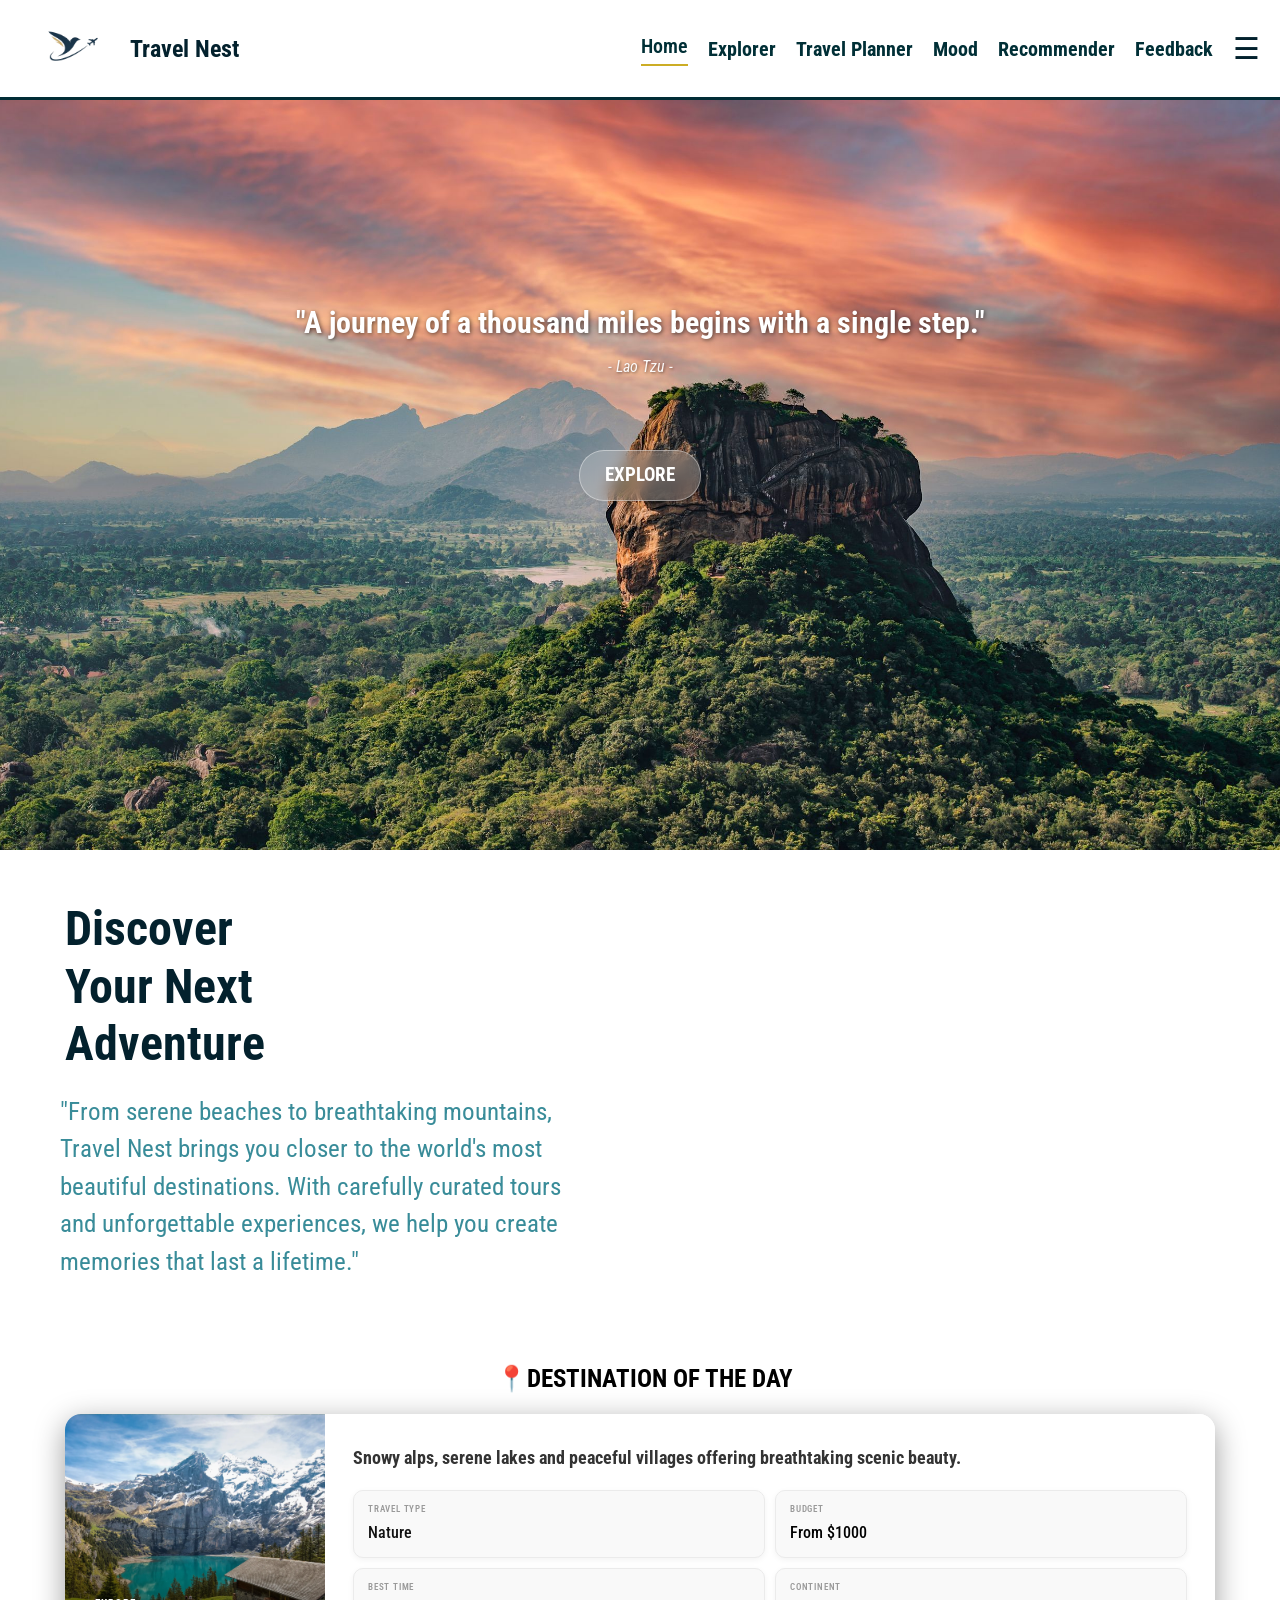
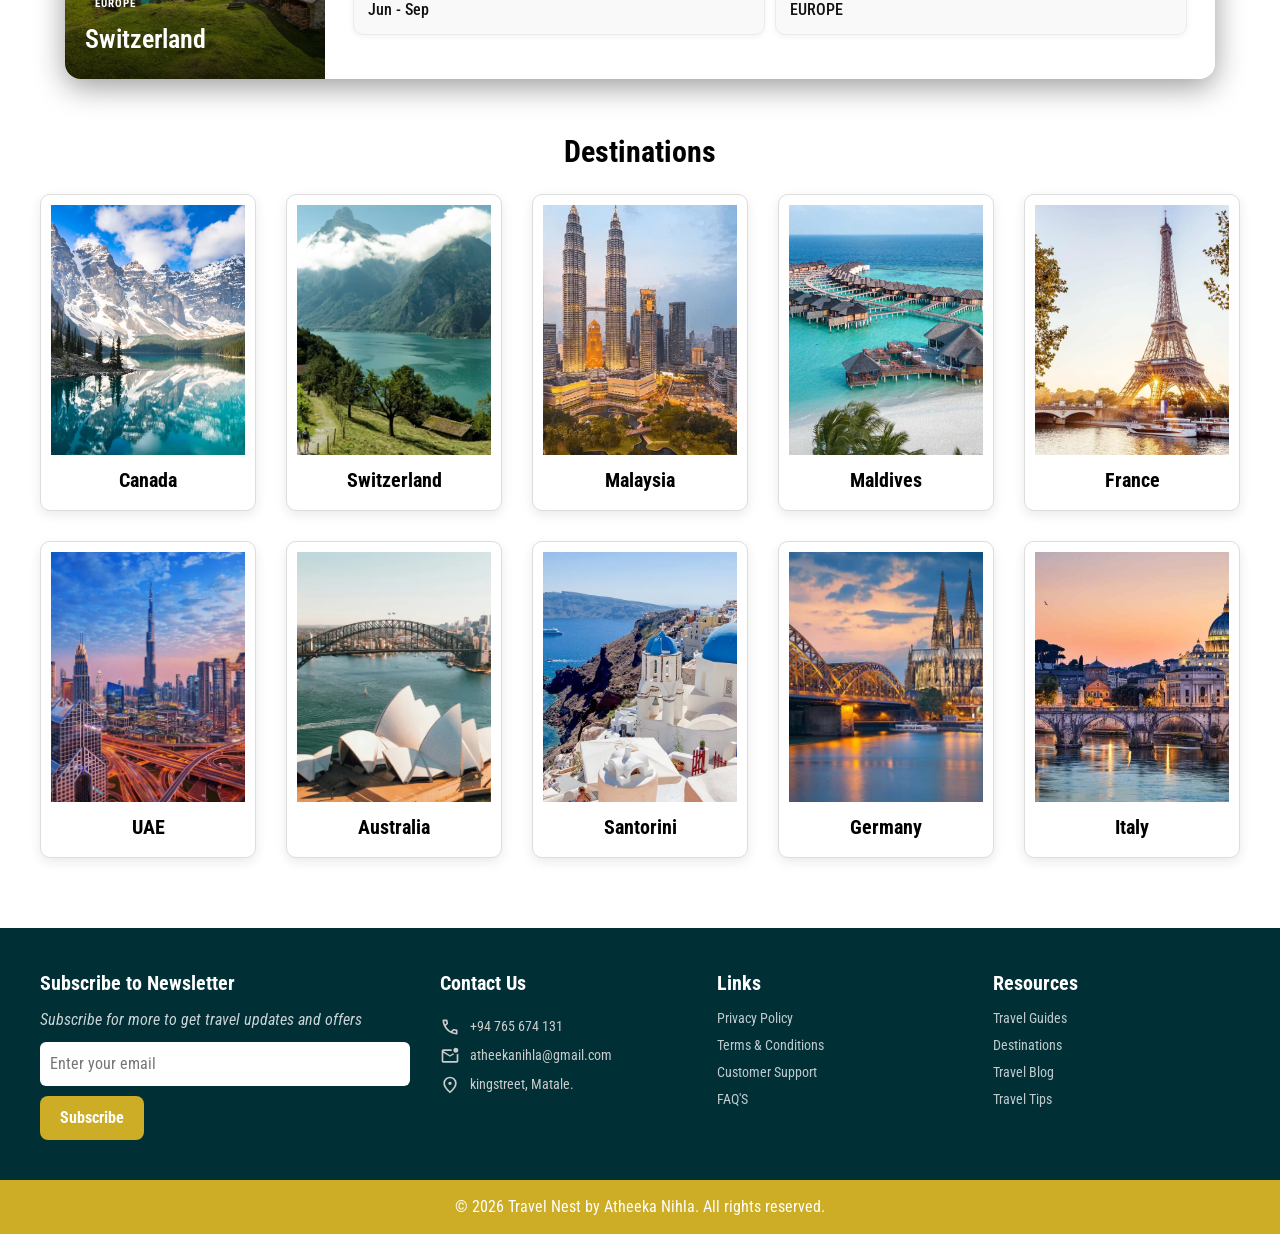
<file: index.html>
<!DOCTYPE html>
<html lang="en">
<head>
    <meta charset="UTF-8">
    <meta name="viewport" content="width=device-width, initial-scale=1.0">
    <title>TraveNest</title>
   
    <link rel="stylesheet" href="./style/style.css" type="text/css">
    <link href="./style/reset.css" rel="stylesheet" type="text/css">
    <link href="https://fonts.googleapis.com/css2?family=Roboto+Condensed:ital,wght@0,100..900;1,100..900&display=swap" rel="stylesheet">
    <link rel="stylesheet" href="https://fonts.googleapis.com/css2?family=Material+Symbols+Outlined:opsz,wght,FILL,GRAD@20..48,100..700,0..1,-50..200&icon_names=close" />
    <link rel="stylesheet" href="https://fonts.googleapis.com/css2?family=Material+Symbols+Outlined:opsz,wght,FILL,GRAD@24,400,0,0&icon_names=menu" />
 


<link rel="apple-touch-icon" sizes="180x180" href="./apple-touch-icon.png">
<link rel="icon" type="image/png" sizes="32x32" href="./favicon-32x32.png">
<link rel="icon" type="image/png" sizes="16x16" href="./favicon-16x16.png">
<link rel="manifest" href="./site.webmanifest">
<link rel="manifest" href="./manifest.json">
<meta name="theme-color" content="#012d36">


 </head>
<body>

   


    <header id="header">
        <section id="logo">
            <img id="logo_img" src="./images/bird_logo.png" alt="travelNestLogo">
         </section>
        <section id="heading">
            <h1>Travel Nest</h1>
        </section>
        
        <nav class="navbar">
            <a href="#" class="menu_item active">Home</a>
            <a href="explorer.html" class="menu_item active">Explorer</a>
            <a href="budgetPlanner.html" class="menu_item active">Travel Planner</a>
            <a href="TravelMood.html" class="menu_item active">Mood</a>
            <a href="recommender.html" class="menu_item active">Recommender</a>
            <a href="feedback.html" class="menu_item active">Feedback</a>
           <span class="menu_icon" onclick="openNav()">☰</span>
        </nav>

        
        
    </header>
 <div class="sidenav" id="sidenav">
     <span class="close_btn" onclick="closeNav()">X</span>

          <a href="#" class="menu_item active">Home</a>
            <a href="explorer.html" class="menu_item active">Explorer</a>
            <a href="budgetPlanner.html" class="menu_item active">Travel Planner</a>
            <a href="TravelMood.html" class="menu_item active">Mood</a>
            <a href="recommender.html" class="menu_item active">Recommender</a>
            <a href="feedback.html" class="menu_item active">Feedback</a>
    </div>

    <section id="homepage_img">
        <img id="hI" src="./images/srilanka.webp" alt="heroimage">
    </section>
    <section id="travel_quote">
    
    <div class="quote active">
      <h2>"A journey of a thousand miles begins with a single step."</h2>
      <p>- Lao Tzu -</p>
    </div>

    <div class="quote">
      <h2>“Once a year go somewhere you have never been before.”</h2>
      <p>- Dalai Lama -</p>
    </div>

    <div class="quote">
      <h2>“You lose sight of things…and when you travel, everything balances out.”</h2>
      <p>- Daranna Gidel -</p>
    </div>

    <div class="quote">
      <h2>“Travel makes one modest. You see what a tiny place you occupy in the world.” </h2>
      <p>- Gustave Flaubert -</p>
    </div>

    <div class="quote">
      <h2>“Life is either a daring adventure or nothing at all."</h2>
      <p>- Helen Keller -</p>
    </div>

    <div class="quote">
      <h2>“Live life with no excuses, travel with no regret.”</h2>
      <p>- Oscar Wilde -</p>
    </div>

    <div class="quote">
      <h2>“Travelling  it leaves you speechless, then turns you into a storyteller."</h2>
      <p>- Ibn Battuta -</p>
    </div>

</section>
    <section id="sub_headers">
    <a href="#head" style="text-decoration: none;">
        <button style="cursor: pointer;">EXPLORE</button>
    </a>
</section>
    <div id="hero-row">

      <div id="hero-left">
        <section id="About_us">
          <div class="Hero_text">
              Discover <br>
              Your Next <br>
              Adventure <br>
          </div>
        </section>
        <section id="hero-para">
            <p>"From serene beaches to breathtaking mountains, Travel Nest brings you closer to the world's most beautiful destinations. With carefully curated tours and unforgettable experiences, we help you create memories that last a lifetime."</p>
        </section>
      </div>

      <section id="slider_img">
        <div class="slider">
        <img src="./images/960x0.webp" class="slide" alt="australiya">
        <img src="./images/malslider_img.jpg" class="slide" alt="maldives">
        <img src="./images/swissslider_img.jpg" class="slide" alt="swiss">
        <img src="images/lake_img.jpg" class="slide" alt="italy">
        <img src="./images/canada.jpg" class="slide" alt="canada">
        <img src="./images/jordhan.webp" class="slide" alt="santorini">
        <img src="./images/mountains.jpg" class="slide" alt="mountains">
        <img src="./images/night.webp" class="slide"  alt="night">
        <img src="./images/Philiphinea.png" class="slide" alt="philipines">
        <img src="./images/uk.jpg" class="slide" alt="uk1">



        </div>
    </section>

    </div>

<!-- DESTINATION OF THE DAY -->
<section id="dotd-section">
  <div id="dotd-label">
    <div class="dotd-dot"></div>
    <span>📍DESTINATION OF THE DAY</span>
  </div>
  <div id="dotd-card">
    <div id="dotd-image-panel">
      <span id="dotd-continent"></span>
      <h2 id="dotd-name"></h2>
    </div>
    <div id="dotd-info">
      <p id="dotd-description"></p>
      <div id="dotd-meta-grid">
        <div class="dotd-meta-card">
          <p class="dotd-meta-label">TRAVEL TYPE</p>
          <p class="dotd-meta-value" id="dotd-type-tag"></p>
        </div>
        <div class="dotd-meta-card">
          <p class="dotd-meta-label">BUDGET</p>
          <p class="dotd-meta-value gold" id="dotd-budget-tag"></p>
        </div>
        <div class="dotd-meta-card">
          <p class="dotd-meta-label">BEST TIME</p>
          <p class="dotd-meta-value" id="dotd-season-tag"></p>
        </div>
        <div class="dotd-meta-card">
          <p class="dotd-meta-label">CONTINENT</p>
          <p class="dotd-meta-value" id="dotd-continent-tag"></p>
        </div>
      </div>
      
    </div>
  </div>
</section>




    <section id="head">
        <h2>Destinations</h2>
        <div class="card-container">
            <div class="cardssss">
                <img src="./images/canada.jpg" alt="Canada">
                <h3>Canada</h3>
            </div>

            <div class="cardssss">
                <img src="./images/switzerland.avif" alt="Switzerland">
                <h3>Switzerland</h3>
            </div>

            <div class="cardssss">
                <img src="./images/malaysia.png" alt="malaysia">
                <h3>Malaysia</h3>
            </div>

            <div class="cardssss">
                <img src="./images/malslider_img.jpg" alt="Maldives">
                <h3>Maldives</h3>
            </div>

            <div class="cardssss">
                <img src="./images/france.webp" alt="France">
                <h3>France</h3>
            </div>

            <div class="cardssss">
                <img src="./images/uae2.webp" alt="UAE">
                <h3>UAE</h3>
            </div>

            <div class="cardssss">
                <img src="./images/dupkeyphu41gaskx13ff.webp" alt="ausii">
                <h3>Australia</h3>
            </div>

            <div class="cardssss">
                <img src="./images/jordhan.webp" alt="santorini">
                <h3>Santorini</h3>
            </div>

            <div class="cardssss">
                <img src="./images/uk.jpg" alt="uk">
                <h3>Germany</h3>
            </div>

            <div class="cardssss">
                <img src="./images/lake_img.jpg" alt="italy">
                <h3>Italy</h3>
            </div>



            
        </div>
    </section>



   
    <section id="footer1">
        <div class="footer-back">
            <h3>Subscribe to Newsletter</h3>
            <p>Subscribe for more to get travel updates and offers</p>
            <input 
            type="email"
            id="newsletterEmail"
            placeholder="Enter your email"
            aria-label="Enter your email address"
             >

    <!-- MESSAGE BOX -->
    <div id="messageBox"></div>


            <button onclick="subscribeNewsletter()">
            Subscribe
        </button>

        </div>

        



<div class="Contact-list">
  <h3>Contact Us</h3>

  <div class="contact-item">
    <svg xmlns="http://www.w3.org/2000/svg" height="24px" viewBox="0 -960 960 960" width="24px" fill="#CCCCCC"><path d="M798-120q-125 0-247-54.5T329-329Q229-429 174.5-551T120-798q0-18 12-30t30-12h162q14 0 25 9.5t13 22.5l26 140q2 16-1 27t-11 19l-97 98q20 37 47.5 71.5T387-386q31 31 65 57.5t72 48.5l94-94q9-9 23.5-13.5T670-390l138 28q14 4 23 14.5t9 23.5v162q0 18-12 30t-30 12ZM241-600l66-66-17-94h-89q5 41 14 81t26 79Zm358 358q39 17 79.5 27t81.5 13v-88l-94-19-67 67ZM241-600Zm358 358Z"/></svg>

    <p>+94 765 674 131</p>
  </div>

  <div class="contact-item">
    <svg xmlns="http://www.w3.org/2000/svg" height="24px" viewBox="0 -960 960 960" width="24px" fill="#CCCCCC"><path d="M160-160q-33 0-56.5-23.5T80-240v-480q0-33 23.5-56.5T160-800h404q-4 20-4 40t4 40H160l320 200 146-91q14 13 30.5 22.5T691-572L480-440 160-640v400h640v-324q23-5 43-14t37-22v360q0 33-23.5 56.5T800-160H160Zm0-560v480-480Zm515 45q-35-35-35-85t35-85q35-35 85-35t85 35q35 35 35 85t-35 85q-35 35-85 35t-85-35Z"/></svg>

    <p>atheekanihla@gmail.com</p>
  </div>

  <div class="contact-item">
    <svg xmlns="http://www.w3.org/2000/svg" height="24px" viewBox="0 -960 960 960" width="24px" fill="#CCCCCC"><path d="M536.5-503.5Q560-527 560-560t-23.5-56.5Q513-640 480-640t-56.5 23.5Q400-593 400-560t23.5 56.5Q447-480 480-480t56.5-23.5ZM480-186q122-112 181-203.5T720-552q0-109-69.5-178.5T480-800q-101 0-170.5 69.5T240-552q0 71 59 162.5T480-186Zm0 106Q319-217 239.5-334.5T160-552q0-150 96.5-239T480-880q127 0 223.5 89T800-552q0 100-79.5 217.5T480-80Zm0-480Z"/></svg>

    <p>kingstreet, Matale.</p>
  </div>

</div>



   <div class="Linkss">
            <h3>Links</h3>
            <p><a href="index.html#">Privacy Policy</a></p>
            <p><a href="index.html#">Terms & Conditions</a></p>
            <p><a href="index.html#">Customer Support</a></p>
            <p><a href="index.html#">FAQ'S</a></p>
        </div>

        <div class="resources">
            <h3>Resources</h3>
            <ul>
                <li><a href="index.html#">Travel Guides</a></li>
                <li><a href="index.html#">Destinations</a></li>
                <li><a href="index.html#">Travel Blog</a></li>
                <li><a href="index.html#">Travel Tips</a></li>
            </ul>
        </div>

    </section>

    <footer> 
        <p>&copy; 2026 Travel Nest by Atheeka Nihla. All rights reserved.</p> 
    </footer> 


 <script src="./style/Java/script.js"></script>
    
</body>
</html>
</file>
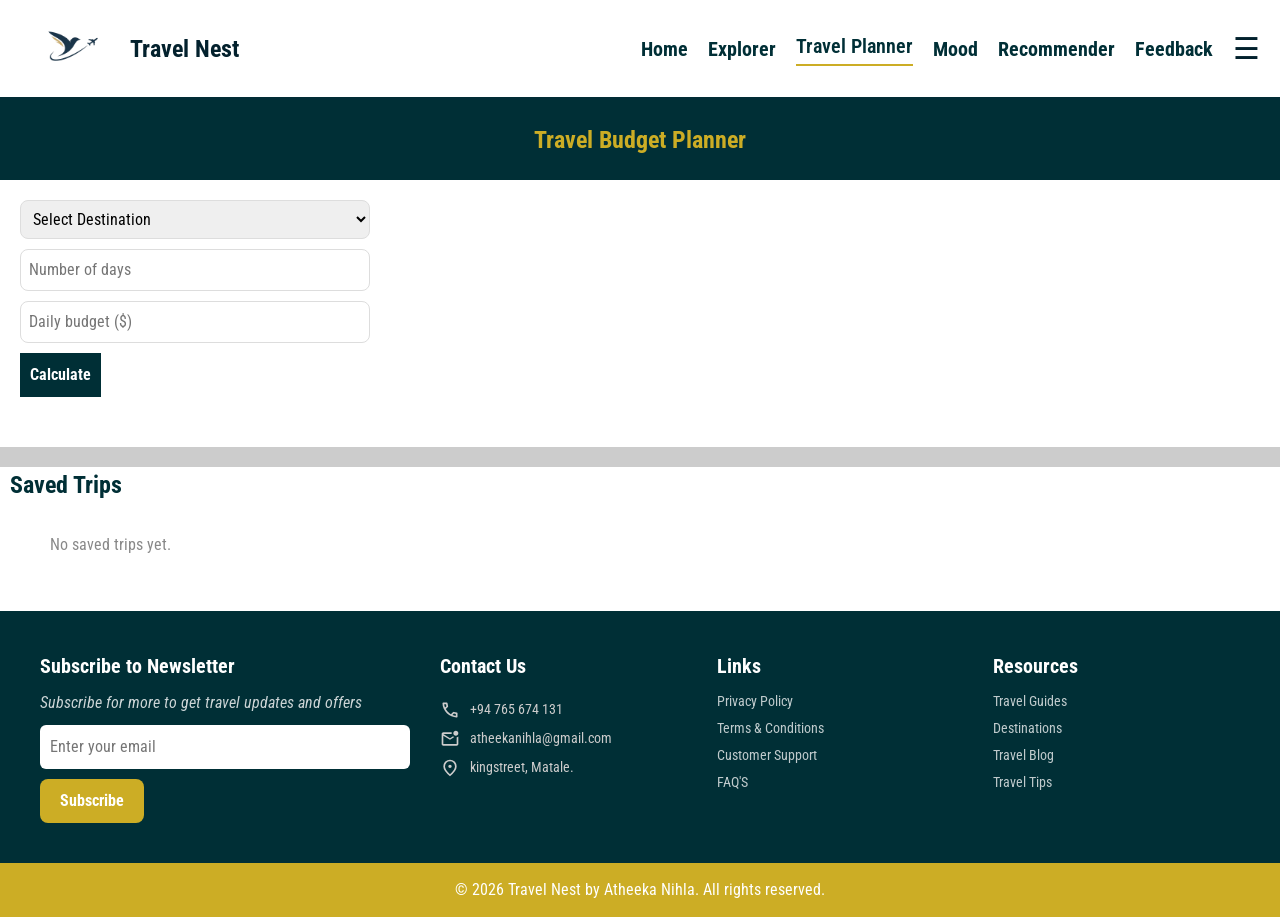
<file: budgetPlanner.html>
<!DOCTYPE html>
<html lang="en">
<head>
    <meta charset="UTF-8">
    <meta name="viewport" content="width=device-width, initial-scale=1.0">
    <title>Budget</title>
    <link rel="stylesheet" href="./style/style.css" type="text/css">
    <link href="./style/reset.css" rel="stylesheet" type="text/css">
    <link href="https://fonts.googleapis.com/css2?family=Roboto+Condensed:ital,wght@0,100..900;1,100..900&display=swap" rel="stylesheet">

   <link rel="manifest" href="./manifest.json">
<meta name="theme-color" content="#012d36">




<link rel="apple-touch-icon" sizes="180x180" href="./apple-touch-icon.png">
<link rel="icon" type="image/png" sizes="32x32" href="./favicon-32x32.png">
<link rel="icon" type="image/png" sizes="16x16" href="./favicon-16x16.png">
<link rel="manifest" href="./site.webmanifest">
</head>
<body>



<header id="header">
        <section id="logo">
            <img id="logo_img" src="./images/bird_logo.png" alt="travelnestlogo">
         </section>
        <section id="heading">
            <h1>Travel Nest</h1>
        </section>
        
        <nav class="navbar">
            <a href="index.html" class="menu_item active">Home</a>
            <a href="explorer.html" class="menu_item active">Explorer</a>
            <a href="#" class="menu_item active">Travel Planner</a>
            <a href="TravelMood.html" class="menu_item active">Mood</a>
            <a href="recommender.html" class="menu_item active">Recommender</a>
            <a href="feedback.html" class="menu_item active">Feedback</a>
           <span class="menu_icon" onclick="openNav()">☰</span>

        </nav>

        
        
    </header>

<div class="sidenav" id="sidenav">
     <span class="close_btn" onclick="closeNav()">X</span>

          <a href="index.html" class="menu_item active">Home</a>
            <a href="explorer.html" class="menu_item active">Explorer</a>
            <a href="#" class="menu_item active">Travel Planner</a>
            <a href="TravelMood.html" class="menu_item active">Mood</a>
            <a href="recommender.html" class="menu_item active">Recommender</a>
            <a href="feedback.html" class="menu_item active">Feedback</a>
    </div>

  <section id="budget-heading">
        <h2>Travel Budget Planner</h2>
    </section>


<div class="budget-form">

 <select id="destination">
  <option value="">Select Destination</option>
  <option value="uae">UAE</option>
  <option value="france">France</option>
  <option value="malaysia">Malaysia</option>
  <option value="maldives">Maldives</option>
  <option value="switzerland">Switzerland</option>
  <option value="germany">Germany</option>
  <option value="italy">Italy</option>
  <option value="santorini">Santorini</option>
  <option value="australia">Australia</option>
  <option value="canada">Canada</option>
</select>

<input type="number" id="days" placeholder="Number of days" min="1" aria-label="no of days">
<p id="days-error" style="color:#e24b4a; font-size:12px; margin:4px 0 0;"></p>

<input type="number" id="dailyBudget" placeholder="Daily budget ($)" min="0" aria-label="daily budget">
<p id="daily-error" style="color:#e24b4a; font-size:12px; margin:4px 0 0;"></p>

 <button onclick="calculateBudget()">Calculate</button>

<div id="tripResult"></div>
 


</div>






<!-- Result -->
<div id="result" class="result-box">
  <h3 id="totalCost"></h3>
  <p id="budgetStatus"></p>

  <div class="progress-bar">
    <div id="progress"></div>
  </div>
</div>
<div class="saved">
<h2>Saved Trips</h2>
</div>
<div id="wishlist" class="wishlist-container">
   

</div>
<br>





<section id="footer1">
        <div class="footer-back">
            <h3>Subscribe to Newsletter</h3>
            <p>Subscribe for more to get travel updates and offers</p>
            <input 
            type="email"
            id="newsletterEmail"
            placeholder="Enter your email"
            aria-label="enter email"
             >
             <!-- MESSAGE BOX -->
    <div id="messageBox"></div>
            <button onclick="subscribeNewsletter()">
            Subscribe
        </button>

        </div>

        
        



<div class="Contact-list">
  <h3>Contact Us</h3>

  <div class="contact-item">
    <svg xmlns="http://www.w3.org/2000/svg" height="24px" viewBox="0 -960 960 960" width="24px" fill="#CCCCCC"><path d="M798-120q-125 0-247-54.5T329-329Q229-429 174.5-551T120-798q0-18 12-30t30-12h162q14 0 25 9.5t13 22.5l26 140q2 16-1 27t-11 19l-97 98q20 37 47.5 71.5T387-386q31 31 65 57.5t72 48.5l94-94q9-9 23.5-13.5T670-390l138 28q14 4 23 14.5t9 23.5v162q0 18-12 30t-30 12ZM241-600l66-66-17-94h-89q5 41 14 81t26 79Zm358 358q39 17 79.5 27t81.5 13v-88l-94-19-67 67ZM241-600Zm358 358Z"/></svg>

    <p>+94 765 674 131</p>
  </div>

  <div class="contact-item">
    <svg xmlns="http://www.w3.org/2000/svg" height="24px" viewBox="0 -960 960 960" width="24px" fill="#CCCCCC"><path d="M160-160q-33 0-56.5-23.5T80-240v-480q0-33 23.5-56.5T160-800h404q-4 20-4 40t4 40H160l320 200 146-91q14 13 30.5 22.5T691-572L480-440 160-640v400h640v-324q23-5 43-14t37-22v360q0 33-23.5 56.5T800-160H160Zm0-560v480-480Zm515 45q-35-35-35-85t35-85q35-35 85-35t85 35q35 35 35 85t-35 85q-35 35-85 35t-85-35Z"/></svg>

    <p>atheekanihla@gmail.com</p>
  </div>

  <div class="contact-item">
    <svg xmlns="http://www.w3.org/2000/svg" height="24px" viewBox="0 -960 960 960" width="24px" fill="#CCCCCC"><path d="M536.5-503.5Q560-527 560-560t-23.5-56.5Q513-640 480-640t-56.5 23.5Q400-593 400-560t23.5 56.5Q447-480 480-480t56.5-23.5ZM480-186q122-112 181-203.5T720-552q0-109-69.5-178.5T480-800q-101 0-170.5 69.5T240-552q0 71 59 162.5T480-186Zm0 106Q319-217 239.5-334.5T160-552q0-150 96.5-239T480-880q127 0 223.5 89T800-552q0 100-79.5 217.5T480-80Zm0-480Z"/></svg>

    <p>kingstreet, Matale.</p>
  </div>

</div>



         <div class="Linkss">
            <h3>Links</h3>
            <p><a href="budgetPlanner.html#">Privacy Policy</a></p>
            <p><a href="budgetPlanner.html#">Terms & Conditions</a></p>
            <p><a href="budgetPlanner.html#">Customer Support</a></p>
            <p><a href="budgetPlanner.html#">FAQ'S</a></p>
        </div>

        <div class="resources">
            <h3>Resources</h3>
            <ul>
                <li><a href="budgetPlanner.html#">Travel Guides</a></li>
                <li><a href="budgetPlanner.html#">Destinations</a></li>
                <li><a href="budgetPlanner.html#">Travel Blog</a></li>
                <li><a href="budgetPlanner.html#">Travel Tips</a></li>
            </ul>
        </div>

    </section>



<footer> 
        <p>&copy; 2026 Travel Nest by Atheeka Nihla. All rights reserved.</p> 
    </footer> 

<script src="./style/Java/planner.js"></script>
    
</body>
</html>
</file>
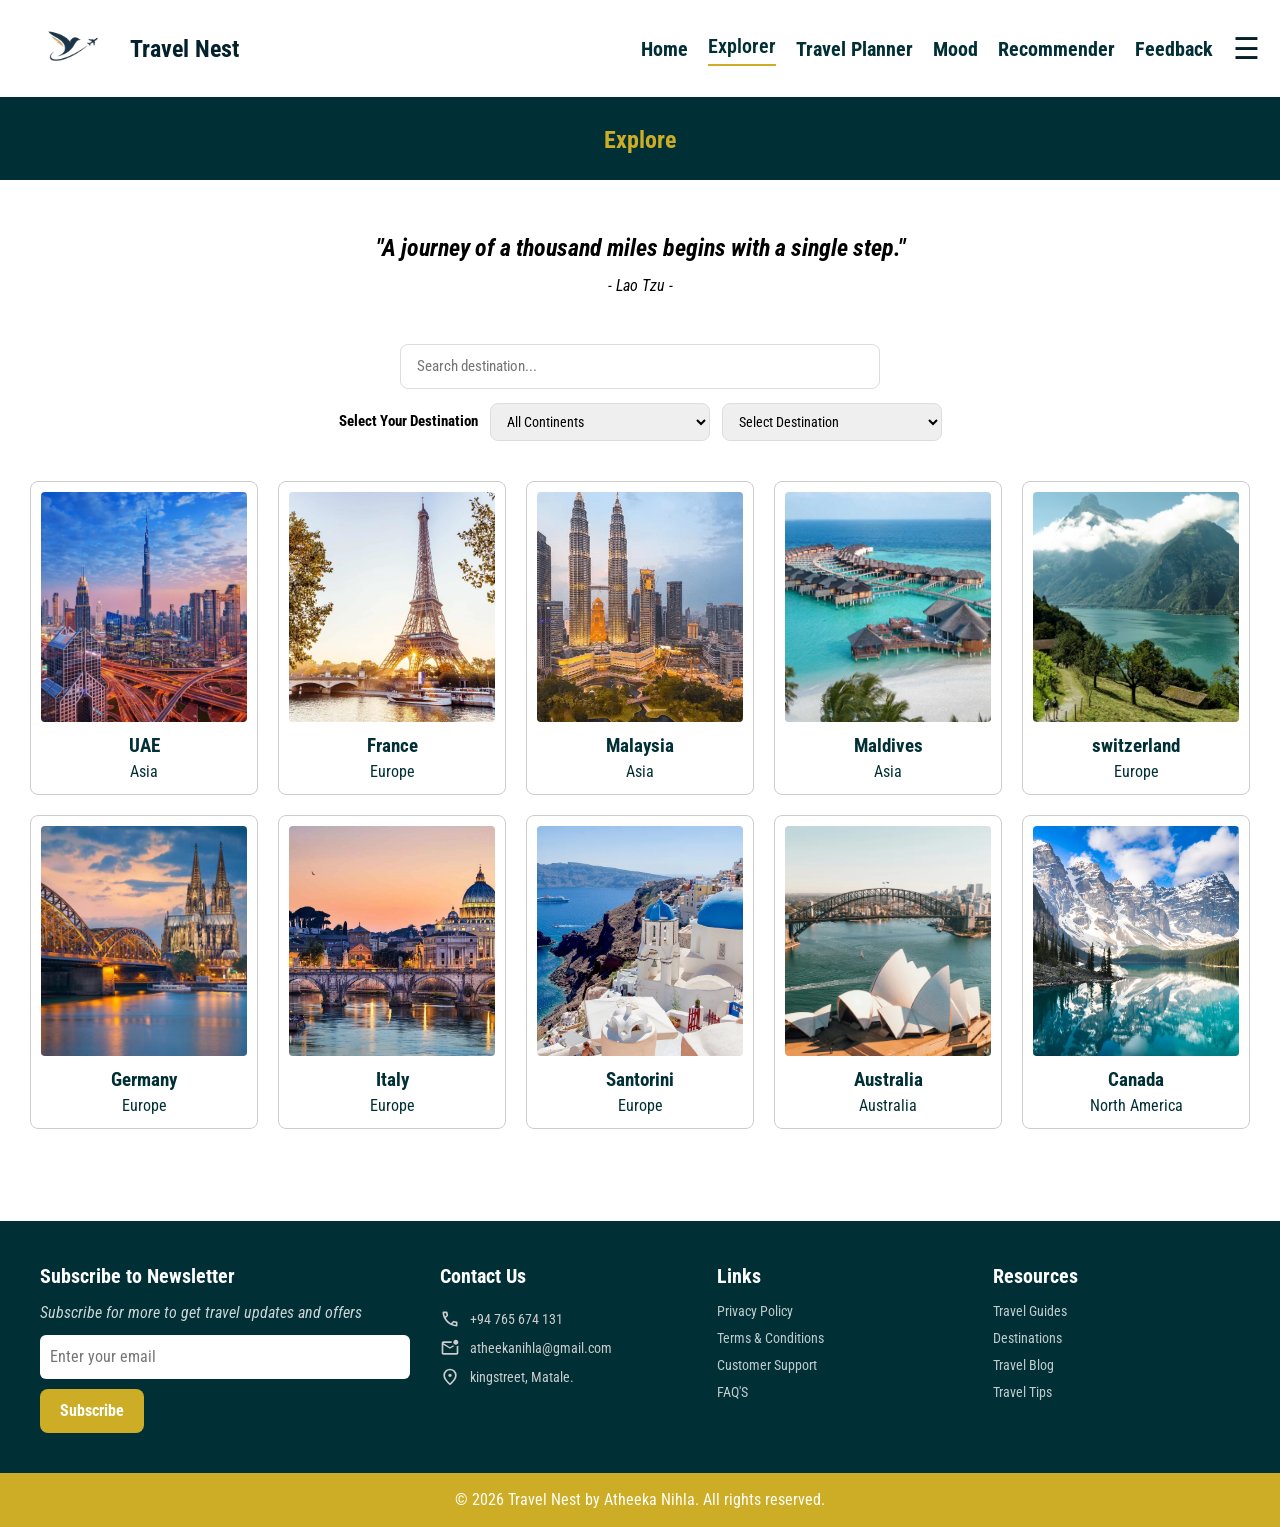
<file: explorer.html>
<!DOCTYPE html>
<html lang="en">
<head>
    <meta charset="UTF-8">
    <meta name="viewport" content="width=device-width, initial-scale=1.0">
    <title>Explorer</title>
    <link rel="stylesheet" href="./style/style.css" type="text/css">
    <link href="./style/reset.css" rel="stylesheet" type="text/css">
    <link href="https://fonts.googleapis.com/css2?family=Roboto+Condensed:ital,wght@0,100..900;1,100..900&display=swap" rel="stylesheet">
    


<link rel="apple-touch-icon" sizes="180x180" href="./apple-touch-icon.png">
<link rel="icon" type="image/png" sizes="32x32" href="./favicon-32x32.png">
<link rel="icon" type="image/png" sizes="16x16" href="./favicon-16x16.png">
<link rel="manifest" href="./site.webmanifest">
    <link rel="manifest" href="./manifest.json">
<meta name="theme-color" content="#012d36">

</head>
<body>

<header id="header">
        <section id="logo">
            <img id="logo_img" src="./images/bird_logo.png" alt="TravelNestLogo">
         </section>
        <section id="heading">
            <h1>Travel Nest</h1>
        </section>
        
        <nav class="navbar">
            <a href="index.html" class="menu_item active">Home</a>
            <a href="#" class="menu_item active">Explorer</a>
            <a href="budgetPlanner.html" class="menu_item active">Travel Planner</a>
            <a href="TravelMood.html" class="menu_item active">Mood</a>
            <a href="recommender.html" class="menu_item active">Recommender</a>
            <a href="feedback.html" class="menu_item active">Feedback</a>
           <span class="menu_icon" onclick="openNav()">☰</span>

            <svg xmlns="http://www.w3.org/2000/svg" height="24px" viewBox="0 -960 960 960" width="24px" fill="#000000"><path d="M120-240v-80h720v80H120Zm0-200v-80h720v80H120Zm0-200v-80h720v80H120Z"/></svg>
        </nav>

        
        
    </header>
    <div class="sidenav" id="sidenav">
     <span class="close_btn" onclick="closeNav()">X</span>

          <a href="index.html" class="menu_item active">Home</a>
            <a href="#" class="menu_item active">Explorer</a>
            <a href="budgetPlanner.html" class="menu_item active">Travel Planner</a>
            <a href="TravelMood.html" class="menu_item active">Mood</a>
            <a href="recommender.html" class="menu_item active">Recommender</a>
            <a href="feedback.html" class="menu_item active">Feedback</a>
    </div>


    <section id="explore-heading">
       <h2>Explore</h2>  
    </section>
   
    <br>




   <script src="./style/Java/explore.js" defer></script>
    <div class="explore-quote">
     <h2>"A journey of a thousand miles begins with a single step."</h2>
     
      <p>- Lao Tzu -</p>
      </div>


<div class="filter-section">
  <input type="text" id="searchInput" placeholder="Search destination..." aria-label="Search destination">

  <div class="filter-row">
    <h3>Select Your Destination</h3>
    <select id="continentFilter">
      <option value="all">All Continents</option>
      <option value="asia">Asia</option>
      <option value="europe">Europe</option>
      <option value="australia">Australia</option>
      <option value="north_america">North America</option>
    </select>
    <select id="destinationFilter">
      <option value="">Select Destination</option>
    </select>
  </div>
</div>

<div class="cardss">

  <div class="card" data-name="uae" data-continent="asia" onclick="openModal('uae')">
    <img src="./images/uae2.webp" alt="uae">
    <h3>UAE</h3>
    <p>Asia</p>
  </div>

  <div class="card" data-name="france" data-continent="europe" onclick="openModal('france')">
    <img src="./images/france.webp" alt="france">
    <h3>France</h3>
    <p>Europe</p>
  </div>

  <div class="card" data-name="malaysia" data-continent="asia" onclick="openModal('malaysia')">
    <img src="./images/malaysia.png" alt="malaysia">
    <h3>Malaysia</h3>
    <p>Asia</p>
  </div>

  <div class="card" data-name="maldives" data-continent="asia" onclick="openModal('maldives')">
    <img src="./images/malslider_img.jpg" alt="maldives">
    <h3>Maldives</h3>
    <p>Asia</p>
  </div>

<div class="card" data-name="switzerland" data-continent="europe" onclick="openModal('switzerland')">
    <img src="./images/switzerland.avif" alt="swiss">
    <h3>switzerland</h3>
    <p>Europe</p>
  </div>

  <div class="card" data-name="germany" data-continent="europe" onclick="openModal('germany')">
    <img src="./images/uk.jpg" alt="uk">
    <h3>Germany</h3>
    <p>Europe</p>
  </div>

<div class="card" data-name="italy" data-continent="europe" onclick="openModal('italy')">
    <img src="./images/lake_img.jpg" alt="italy">
    <h3>Italy</h3>
    <p>Europe</p>
  </div>

  <div class="card" data-name="santorini" data-continent="europe" onclick="openModal('santorini')">
    <img src="./images/jordhan.webp" alt="santorini">
    <h3>Santorini</h3>
    <p>Europe</p>
  </div>

<div class="card" data-name="australia" data-continent="australia" onclick="openModal('australia')">
    <img src="./images/dupkeyphu41gaskx13ff.webp" alt="australia">
    <h3>Australia</h3>
    <p>Australia</p>
  </div>

  <div class="card" data-name="canada" data-continent="north_america" onclick="openModal('canada')">
    <img src="./images/canada.jpg" alt="canada">
    <h3>Canada</h3>
    <p>North America</p>
  </div>


</div>
<br>
<br>
<br>

<div id="modal" class="modal">
  <div class="modal-content">

    <span class="close" onclick="closeModal()">&times;</span>

    <div class="modal-inner">

      <div class="modal-left">
        <span id="modal-continent" class="modal-continent-badge"></span>
        <h2 id="modal-title"></h2>
      </div>

      <div class="modal-right">
        <p id="modal-description"></p>

        <p class="modal-section-label">POPULAR ATTRACTIONS</p>
        <ul id="modal-attractions" class="modal-attractions-list"></ul>

        <p class="modal-section-label">TRAVEL COST</p>
        <table class="modal-cost-table">
          <thead>
            <tr>
              <th>Type</th>
              <th>Cost</th>
            </tr>
          </thead>
          <tbody id="modal-cost"></tbody>
        </table>

      </div>
    </div>
  </div>
</div>



<section id="footer1">
        <div class="footer-back">
            <h3>Subscribe to Newsletter</h3>
            <p>Subscribe for more to get travel updates and offers</p>
            <input 
            type="email"
            id="newsletterEmail"
            placeholder="Enter your email"
             aria-label="Enter your email address"
             >
             <!-- MESSAGE BOX -->
    <div id="messageBox"></div>
            <button onclick="subscribeNewsletter()">
            Subscribe
        </button>

        </div>

        



<div class="Contact-list">
  <h3>Contact Us</h3>

  <div class="contact-item">
    <svg xmlns="http://www.w3.org/2000/svg" height="24px" viewBox="0 -960 960 960" width="24px" fill="#CCCCCC"><path d="M798-120q-125 0-247-54.5T329-329Q229-429 174.5-551T120-798q0-18 12-30t30-12h162q14 0 25 9.5t13 22.5l26 140q2 16-1 27t-11 19l-97 98q20 37 47.5 71.5T387-386q31 31 65 57.5t72 48.5l94-94q9-9 23.5-13.5T670-390l138 28q14 4 23 14.5t9 23.5v162q0 18-12 30t-30 12ZM241-600l66-66-17-94h-89q5 41 14 81t26 79Zm358 358q39 17 79.5 27t81.5 13v-88l-94-19-67 67ZM241-600Zm358 358Z"/></svg>

    <p>+94 765 674 131</p>
  </div>

  <div class="contact-item">
    <svg xmlns="http://www.w3.org/2000/svg" height="24px" viewBox="0 -960 960 960" width="24px" fill="#CCCCCC"><path d="M160-160q-33 0-56.5-23.5T80-240v-480q0-33 23.5-56.5T160-800h404q-4 20-4 40t4 40H160l320 200 146-91q14 13 30.5 22.5T691-572L480-440 160-640v400h640v-324q23-5 43-14t37-22v360q0 33-23.5 56.5T800-160H160Zm0-560v480-480Zm515 45q-35-35-35-85t35-85q35-35 85-35t85 35q35 35 35 85t-35 85q-35 35-85 35t-85-35Z"/></svg>

    <p>atheekanihla@gmail.com</p>
  </div>

  <div class="contact-item">
    <svg xmlns="http://www.w3.org/2000/svg" height="24px" viewBox="0 -960 960 960" width="24px" fill="#CCCCCC"><path d="M536.5-503.5Q560-527 560-560t-23.5-56.5Q513-640 480-640t-56.5 23.5Q400-593 400-560t23.5 56.5Q447-480 480-480t56.5-23.5ZM480-186q122-112 181-203.5T720-552q0-109-69.5-178.5T480-800q-101 0-170.5 69.5T240-552q0 71 59 162.5T480-186Zm0 106Q319-217 239.5-334.5T160-552q0-150 96.5-239T480-880q127 0 223.5 89T800-552q0 100-79.5 217.5T480-80Zm0-480Z"/></svg>

    <p>kingstreet, Matale.</p>
  </div>

</div>



         <div class="Linkss">
            <h3>Links</h3>
            <p><a href="explorer.html#">Privacy Policy</a></p>
            <p><a href="explorer.html#">Terms & Conditions</a></p>
            <p><a href="explorer.html#">Customer Support</a></p>
            <p><a href="explorer.html#">FAQ'S</a></p>
        </div>

        <div class="resources">
            <h3>Resources</h3>
            <ul>
                <li><a href="explorer.html#">Travel Guides</a></li>
                <li><a href="explorer.html#">Destinations</a></li>
                <li><a href="explorer.html#">Travel Blog</a></li>
                <li><a href="explorer.html#">Travel Tips</a></li>
            </ul>
        </div>
    </section>



<footer> 
        <p>&copy; 2026 Travel Nest by Atheeka Nihla. All rights reserved.</p> 
    </footer> 

</body>
</file>
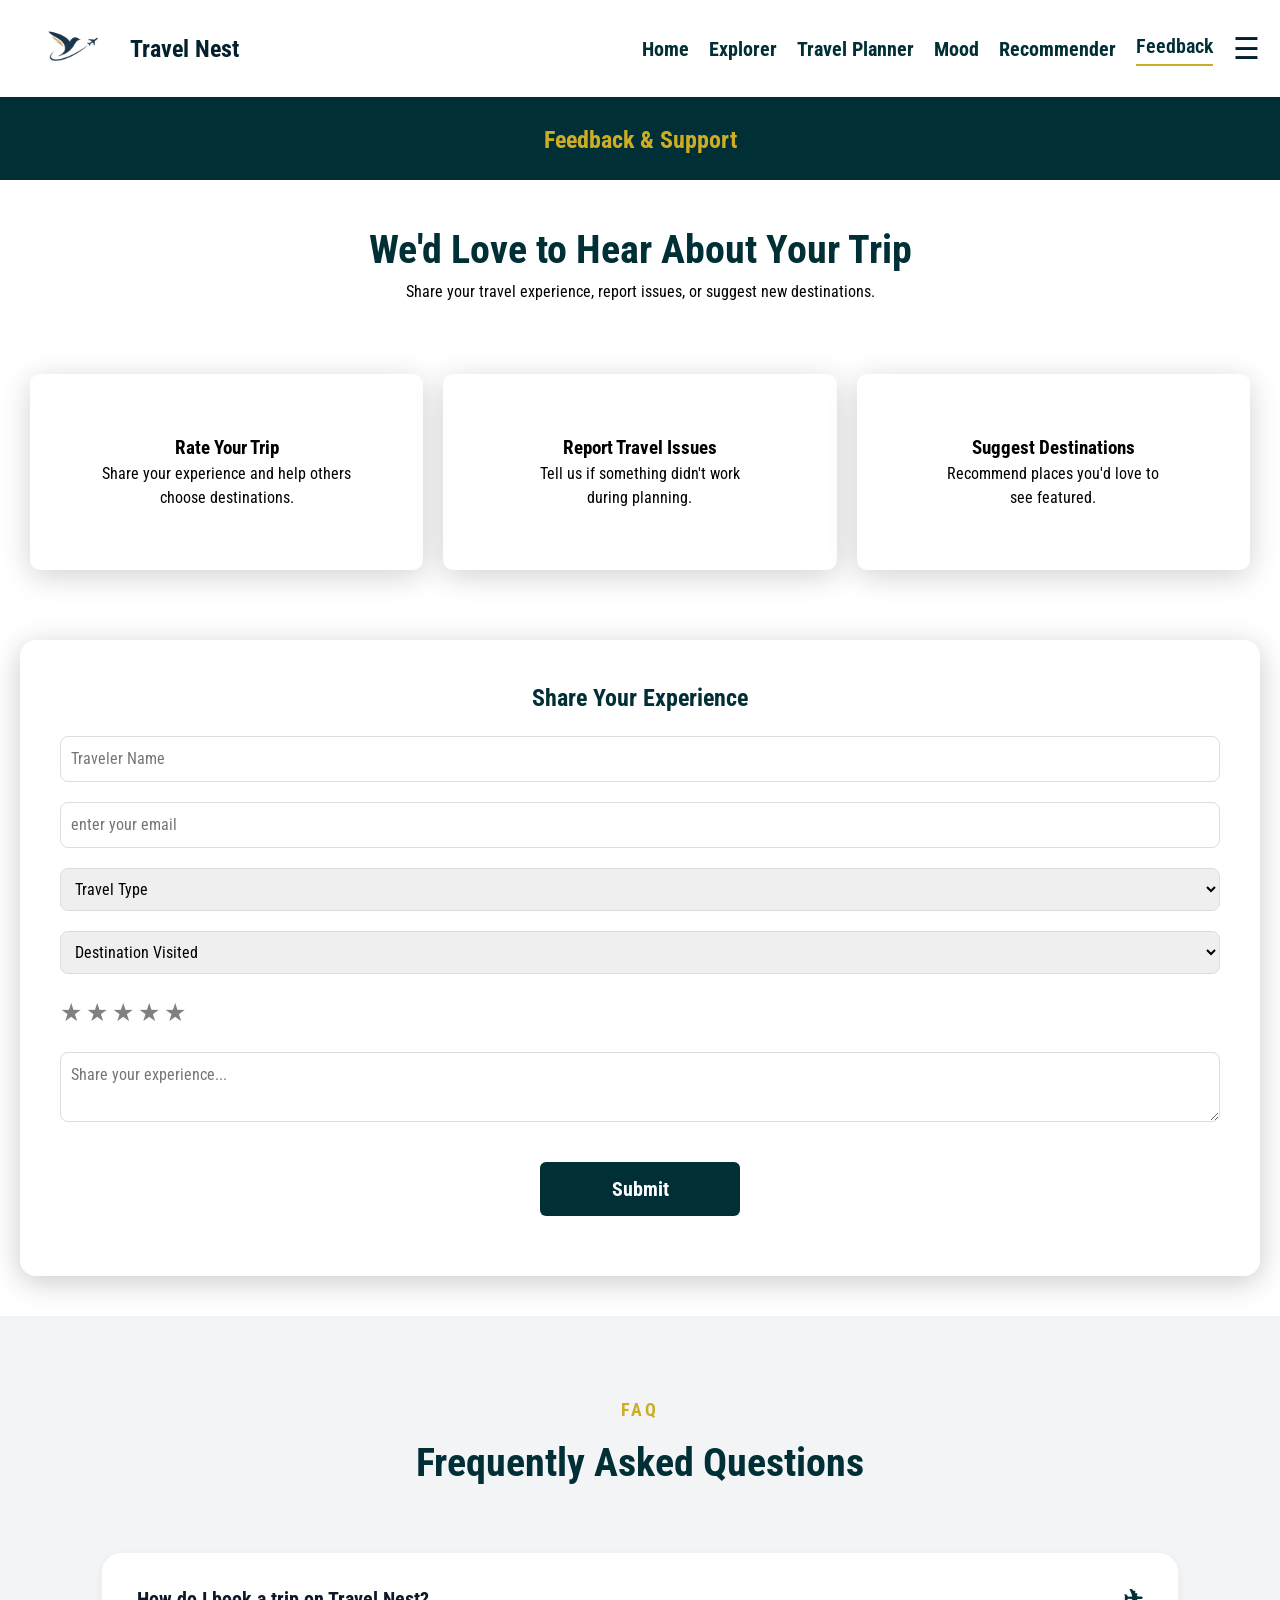
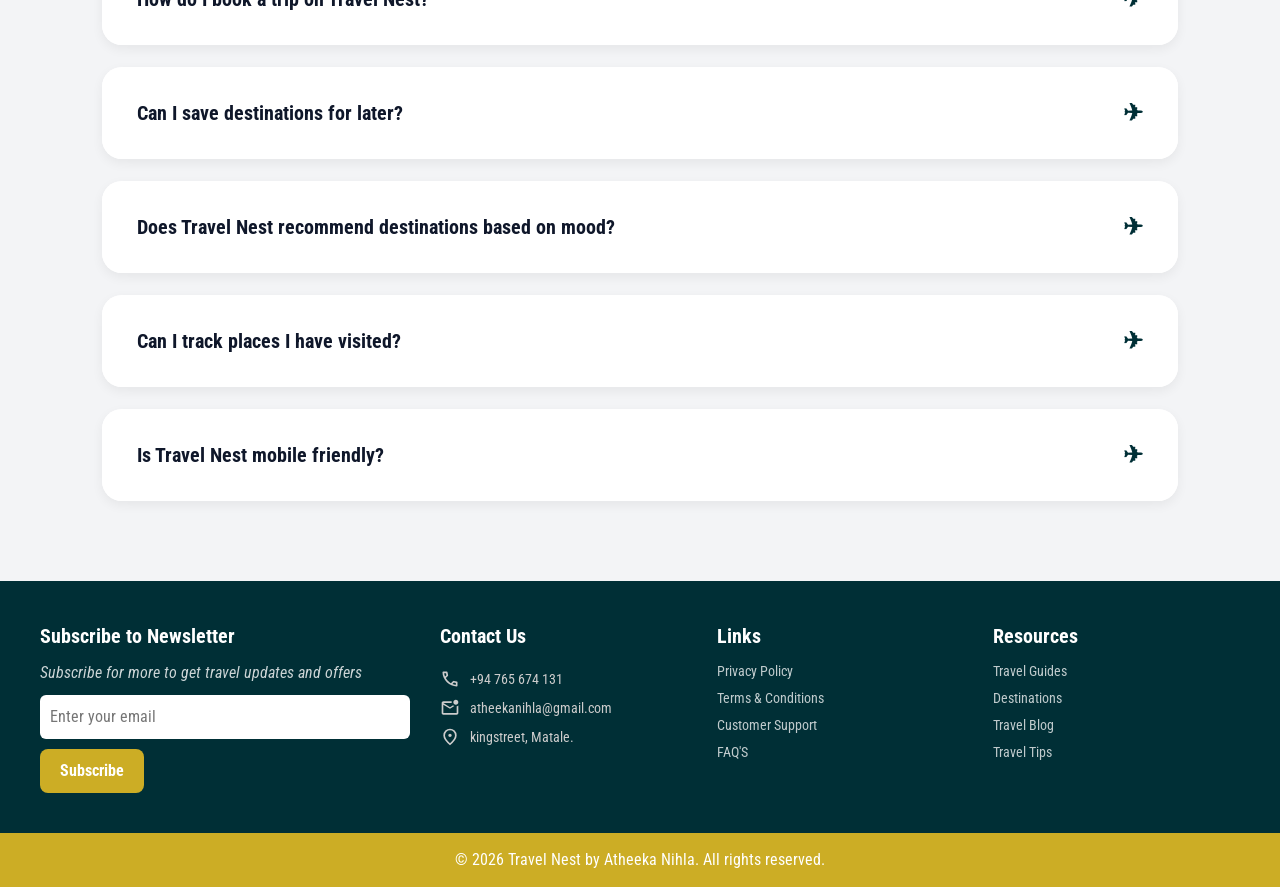
<file: feedback.html>
<!DOCTYPE html>
<html lang="en">
<head>
    <meta charset="UTF-8">
    <meta name="viewport" content="width=device-width, initial-scale=1.0">
    <title>FeedBack page</title>

<link rel="stylesheet" href="./style/style.css" type="text/css">
<link href="https://fonts.googleapis.com/css2?family=Roboto+Condensed:ital,wght@0,100..900;1,100..900&display=swap" rel="stylesheet">
 <link href="./style/reset.css" rel="stylesheet" type="text/css">

<link rel="manifest" href="./manifest.json">
<meta name="theme-color" content="#012d36">


<link rel="apple-touch-icon" sizes="180x180" href="./apple-touch-icon.png">
<link rel="icon" type="image/png" sizes="32x32" href="./favicon-32x32.png">
<link rel="icon" type="image/png" sizes="16x16" href="./favicon-16x16.png">
<link rel="manifest" href="./site.webmanifest">

</head>
<body>

<header id="header">
        <section id="logo">
            <img id="logo_img" src="./images/bird_logo.png" alt="travelNestLogo">
         </section>
        <section id="heading">
            <h1>Travel Nest</h1>
        </section>
        
        <nav class="navbar">
            <a href="index.html" class="menu_item active">Home</a>
            <a href="explorer.html" class="menu_item active">Explorer</a>
            <a href="budgetPlanner.html" class="menu_item active">Travel Planner</a>
            <a href="TravelMood.html" class="menu_item active">Mood</a>
            <a href="recommender.html" class="menu_item active">Recommender</a>
            <a href="#" class="menu_item active">Feedback</a>
            <span class="menu_icon" onclick="openNav()">☰</span>

            <svg xmlns="http://www.w3.org/2000/svg" height="24px" viewBox="0 -960 960 960" width="24px" fill="#000000"><path d="M120-240v-80h720v80H120Zm0-200v-80h720v80H120Zm0-200v-80h720v80H120Z"/></svg>
        </nav>

        
        
    </header>

<div class="sidenav" id="sidenav">
     <span class="close_btn" onclick="closeNav()">X</span>

          <a href="index.html" class="menu_item active">Home</a>
            <a href="explorer.html" class="menu_item active">Explorer</a>
            <a href="budgetPlanner.html" class="menu_item active">Travel Planner</a>
            <a href="TravelMood.html" class="menu_item active">Mood</a>
            <a href="recommender.html" class="menu_item active">Recommender</a>
            <a href="#" class="menu_item active">Feedback</a>
    </div>



  <section id="budget-heading">
        <h2>Feedback & Support</h2>
    </section>

    <script src="./style/Java/feedback.js" defer></script>

<section class="feedback-header">
  <h1>We'd Love to Hear About Your Trip</h1>
  <p>Share your travel experience, report issues, or suggest new destinations.</p>
</section>

<!-- 3 CARDS -->
<div class="feedback-cards">

  <div class="cards">
    <h3> Rate Your Trip</h3>
    <p>Share your experience and help others choose destinations.</p>
  </div>

  <div class="cards">
    <h3> Report Travel Issues</h3>
    <p>Tell us if something didn't work during planning.</p>
  </div>

  <div class="cards">
    <h3> Suggest Destinations</h3>
    <p>Recommend places you'd love to see featured.</p>
  </div>

</div>

<!-- FORM -->
<div class="feedback-container">

  <form id="feedbackForm">

    <h2>Share Your Experience</h2>

    <input type="text" id="name" placeholder="Traveler Name" required   aria-label="name">

    <input type="text" id="email" placeholder="enter your email" required aria-label="enter email">

    <select id="travelType">
      <option value="">Travel Type</option>
      <option>Adventure</option>
      <option>Relaxation</option>
      <option>Cultural</option>
      <option>Nature</option>
    </select>


    <select id="destination">
        <option value="">Destination Visited</option>
        <option>Australia</option>
        <option>Malaysia</option>
        <option>Maldives</option>
        <option>Germany</option>
        <option>Italy</option>
        <option>Canada</option>
        <option>UAE</option>
        <option>Santorini</option>
        <option>Switzerland</option>
        <option>France</option>
    </select>

    <!-- STAR RATING -->
    <div class="stars">
      <span data-value="1">★</span>
      <span data-value="2">★</span>
      <span data-value="3">★</span>
      <span data-value="4">★</span>
      <span data-value="5">★</span>
    </div>

    <textarea id="comment" placeholder="Share your experience..." aria-label="share experience"></textarea>

    <button type="submit">Submit </button>
<div id="submitSuccessMsg" style="display:none; background:#d4edda; color:#155724; border:1px solid #c3e6cb; padding:16px 24px; border-radius:10px; margin-top:16px; font-size:17px; text-align:center;">
  ✅ Thank you! Your feedback has been submitted successfully.
</div>
  </form>

  

</div>


<!-- FAQ SECTION -->
<section class="faq-section">

    <p class="faq-tag">FAQ</p>
    <h2 class="faq-title">Frequently Asked Questions</h2>

    <div class="faq-container">

        <!-- FAQ ITEM -->
        <div class="faq-item">
            <button class="faq-question">
                How do I book a trip on Travel Nest?
                <span class="faq-icon">✈</span>
            </button>

            <div class="faq-answer">
                <p>
                    Simply explore destinations, choose your preferred package,
                    and follow the booking process. You can customize your trip
                    based on your travel style and budget.
                </p>
            </div>
        </div>

        <!-- FAQ ITEM -->
        <div class="faq-item">
            <button class="faq-question">
                Can I save destinations for later?
                <span class="faq-icon">✈</span>
            </button>

            <div class="faq-answer">
                <p>
                    Yes! You can add destinations to your travel planner and
                    create your own personalized wishlist for future adventures.
                </p>
            </div>
        </div>

        <!-- FAQ ITEM -->
        <div class="faq-item">
            <button class="faq-question">
                Does Travel Nest recommend destinations based on mood?
                <span class="faq-icon">✈</span>
            </button>

            <div class="faq-answer">
                <p>
                    Absolutely. Our mood-based recommender helps you discover
                    relaxing beaches, peaceful forests, vibrant cities, and
                    many more travel experiences.
                </p>
            </div>
        </div>

        <!-- FAQ ITEM -->
        <div class="faq-item">
            <button class="faq-question">
                Can I track places I have visited?
                <span class="faq-icon">✈</span>
            </button>

            <div class="faq-answer">
                <p>
                    Yes. Travel Nest allows you to mark destinations as visited
                    and maintain your personal travel history.
                </p>
            </div>
        </div>

        <!-- FAQ ITEM -->
        <div class="faq-item">
            <button class="faq-question">
                Is Travel Nest mobile friendly?
                <span class="faq-icon">✈</span>
            </button>

            <div class="faq-answer">
                <p>
                    Yes, the website is fully responsive and optimized for
                    desktops, tablets, and mobile devices.
                </p>
            </div>
        </div>

    </div>

</section>




<section id="footer1">
        <div class="footer-back">
            <h3>Subscribe to Newsletter</h3>
            <p>Subscribe for more to get travel updates and offers</p>
            <input 
            type="email"
            id="newsletterEmail"
            placeholder="Enter your email"
            aria-label="enter email"
             >
             <!-- MESSAGE BOX -->
    <div id="messageBox"></div>
            <button onclick="subscribeNewsletter()">
            Subscribe
        </button>

        </div>
        
        



<div class="Contact-list">
  <h3>Contact Us</h3>

  <div class="contact-item">
    <svg xmlns="http://www.w3.org/2000/svg" height="24px" viewBox="0 -960 960 960" width="24px" fill="#CCCCCC"><path d="M798-120q-125 0-247-54.5T329-329Q229-429 174.5-551T120-798q0-18 12-30t30-12h162q14 0 25 9.5t13 22.5l26 140q2 16-1 27t-11 19l-97 98q20 37 47.5 71.5T387-386q31 31 65 57.5t72 48.5l94-94q9-9 23.5-13.5T670-390l138 28q14 4 23 14.5t9 23.5v162q0 18-12 30t-30 12ZM241-600l66-66-17-94h-89q5 41 14 81t26 79Zm358 358q39 17 79.5 27t81.5 13v-88l-94-19-67 67ZM241-600Zm358 358Z"/></svg>

    <p>+94 765 674 131</p>
  </div>

  <div class="contact-item">
    <svg xmlns="http://www.w3.org/2000/svg" height="24px" viewBox="0 -960 960 960" width="24px" fill="#CCCCCC"><path d="M160-160q-33 0-56.5-23.5T80-240v-480q0-33 23.5-56.5T160-800h404q-4 20-4 40t4 40H160l320 200 146-91q14 13 30.5 22.5T691-572L480-440 160-640v400h640v-324q23-5 43-14t37-22v360q0 33-23.5 56.5T800-160H160Zm0-560v480-480Zm515 45q-35-35-35-85t35-85q35-35 85-35t85 35q35 35 35 85t-35 85q-35 35-85 35t-85-35Z"/></svg>

    <p>atheekanihla@gmail.com</p>
  </div>

  <div class="contact-item">
    <svg xmlns="http://www.w3.org/2000/svg" height="24px" viewBox="0 -960 960 960" width="24px" fill="#CCCCCC"><path d="M536.5-503.5Q560-527 560-560t-23.5-56.5Q513-640 480-640t-56.5 23.5Q400-593 400-560t23.5 56.5Q447-480 480-480t56.5-23.5ZM480-186q122-112 181-203.5T720-552q0-109-69.5-178.5T480-800q-101 0-170.5 69.5T240-552q0 71 59 162.5T480-186Zm0 106Q319-217 239.5-334.5T160-552q0-150 96.5-239T480-880q127 0 223.5 89T800-552q0 100-79.5 217.5T480-80Zm0-480Z"/></svg>

    <p>kingstreet, Matale.</p>
  </div>

</div>


 <div class="Linkss">
            <h3>Links</h3>
            <p><a href="feedback.html#">Privacy Policy</a></p>
            <p><a href="feedback.html#">Terms & Conditions</a></p>
            <p><a href="feedback.html#">Customer Support</a></p>
            <p><a href="feedback.html#">FAQ'S</a></p>
        </div>

        <div class="resources">
            <h3>Resources</h3>
            <ul>
                <li><a href="feedback.html#">Travel Guides</a></li>
                <li><a href="feedback.html#">Destinations</a></li>
                <li><a href="feedback.html#">Travel Blog</a></li>
                <li><a href="feedback.html#">Travel Tips</a></li>
            </ul>
        </div>
       
    </section>



<footer> 
        <p>&copy; 2026 Travel Nest by Atheeka Nihla. All rights reserved.</p> 
    </footer> 
    
    
</body>
</html>
</file>
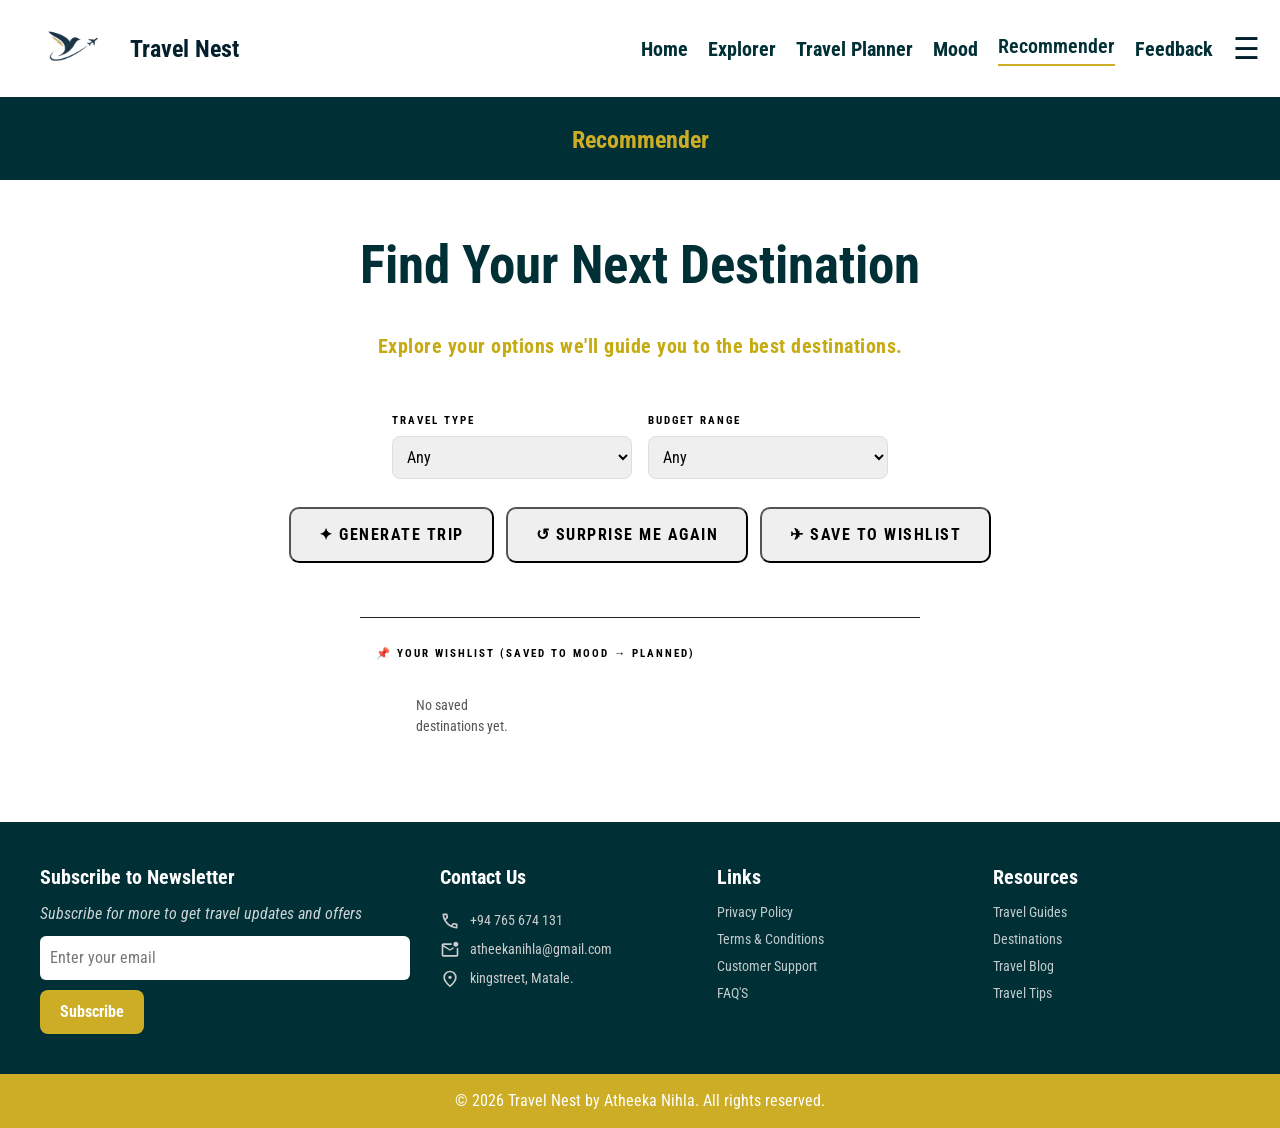
<file: recommender.html>
<!DOCTYPE html>
<html lang="en">
<head>
    <meta charset="UTF-8">
    <meta name="viewport" content="width=device-width, initial-scale=1.0">
    <title>Recommender</title>
     <link rel="stylesheet" href="./style/style.css" type="text/css">
    <link href="https://fonts.googleapis.com/css2?family=Roboto+Condensed:ital,wght@0,100..900;1,100..900&display=swap" rel="stylesheet">
    <link href="./style/reset.css" rel="stylesheet" type="text/css">



<link rel="manifest" href="./manifest.json">
<meta name="theme-color" content="#012d36">


<link rel="apple-touch-icon" sizes="180x180" href="./apple-touch-icon.png">
<link rel="icon" type="image/png" sizes="32x32" href="./favicon-32x32.png">
<link rel="icon" type="image/png" sizes="16x16" href="./favicon-16x16.png">
<link rel="manifest" href="./site.webmanifest">

</head>
<body>

     


<header id="header">
        <section id="logo">
            <img id="logo_img" src="./images/bird_logo.png" alt="travelNestLogo">
         </section>
        <section id="heading">
            <h1>Travel Nest</h1>
        </section>
        
        <nav class="navbar">
            <a href="index.html" class="menu_item active">Home</a>
            <a href="explorer.html" class="menu_item active">Explorer</a>
            <a href="budgetPlanner.html" class="menu_item active">Travel Planner</a>
            <a href="TravelMood.html" class="menu_item active">Mood</a>
            <a href="#" class="menu_item active">Recommender</a>
            <a href="feedback.html" class="menu_item active">Feedback</a>
           <span class="menu_icon" onclick="openNav()">☰</span>

        </nav>

        
        
    </header>
    <div class="sidenav" id="sidenav">
     <span class="close_btn" onclick="closeNav()">X</span>

          <a href="index.html" class="menu_item active">Home</a>
            <a href="explorer.html" class="menu_item active">Explorer</a>
            <a href="budgetPlanner.html" class="menu_item active">Travel Planner</a>
            <a href="TravelMood.html" class="menu_item active">Mood</a>
            <a href="#" class="menu_item active">Recommender</a>
            <a href="feedback.html" class="menu_item active">Feedback</a>
    </div>

<section id="budget-heading">
        <h2>Recommender</h2>
    </section>





     <script src="./style/Java/recommend.js" defer></script>
    <section id="recommend_head">
    <h2>Find Your Next Destination</h2>
    </section>


    <section class="sub-head">
        <h2>Explore your options we'll guide you to the best destinations.</h2>
    </section>

<!-- FILTERS -->
<div id="travel-filter">
    <div class="filter-group">
        <h3>Travel Type</h3>
        <select id="travelFilter">
            <option value="any">Any</option>
            <option value="adventure">Adventure</option>
            <option value="relaxation">Relaxation</option>
            <option value="cultural">Cultural</option>
            <option value="nature">Nature</option>
        </select>
    </div>
    <div class="filter-group">
        <h3>Budget Range</h3>
        <select id="budgetFilter">
            <option value="any">Any</option>
            <option value="low">Low</option>
            <option value="moderate">Moderate</option>
            <option value="luxury">Luxury</option>
        </select>
    </div>
</div>

<!--  BUTTONS  -->
<section id="recommend-buttons">
    <div class="btn-row">
        <button class="btn-primary" onclick="generateTrip()">✦ Generate Trip</button>
        <button class="btn-secondary" onclick="surpriseAgain()">↺ Surprise Me Again</button>
        <button class="btn-save" id="saveBtn" onclick="saveTrip()">✈ Save to Wishlist</button>
    </div>
</section>

<!--  DESTINATION CARD OUTPUT -->
<div id="destination-card-container"></div>
<p id="no-result"></p>

<hr class="section-divider">

<!--  SAVED WISHLIST  -->
<section id="wishlist-section">
    <h3>📌 Your Wishlist (saved to Mood → Planned)</h3>
    <div id="wishlist"></div>
</section>

<!--  TOAST  -->
<div id="save-toast">✓ Saved to Wishlist &amp; Mood Planner!</div>

<br>





<section id="footer1">
        <div class="footer-back">
            <h3>Subscribe to Newsletter</h3>
            <p>Subscribe for more to get travel updates and offers</p>
            <input 
            type="email"
            id="newsletterEmail"
            placeholder="Enter your email"
            aria-label="enter email"
             >
             <!-- MESSAGE BOX -->
    <div id="messageBox"></div>
            <button onclick="subscribeNewsletter()">
            Subscribe
        </button>

        </div>
        



<div class="Contact-list">
  <h3>Contact Us</h3>

  <div class="contact-item">
    <svg xmlns="http://www.w3.org/2000/svg" height="24px" viewBox="0 -960 960 960" width="24px" fill="#CCCCCC"><path d="M798-120q-125 0-247-54.5T329-329Q229-429 174.5-551T120-798q0-18 12-30t30-12h162q14 0 25 9.5t13 22.5l26 140q2 16-1 27t-11 19l-97 98q20 37 47.5 71.5T387-386q31 31 65 57.5t72 48.5l94-94q9-9 23.5-13.5T670-390l138 28q14 4 23 14.5t9 23.5v162q0 18-12 30t-30 12ZM241-600l66-66-17-94h-89q5 41 14 81t26 79Zm358 358q39 17 79.5 27t81.5 13v-88l-94-19-67 67ZM241-600Zm358 358Z"/></svg>

    <p>+94 765 674 131</p>
  </div>

  <div class="contact-item">
    <svg xmlns="http://www.w3.org/2000/svg" height="24px" viewBox="0 -960 960 960" width="24px" fill="#CCCCCC"><path d="M160-160q-33 0-56.5-23.5T80-240v-480q0-33 23.5-56.5T160-800h404q-4 20-4 40t4 40H160l320 200 146-91q14 13 30.5 22.5T691-572L480-440 160-640v400h640v-324q23-5 43-14t37-22v360q0 33-23.5 56.5T800-160H160Zm0-560v480-480Zm515 45q-35-35-35-85t35-85q35-35 85-35t85 35q35 35 35 85t-35 85q-35 35-85 35t-85-35Z"/></svg>

    <p>atheekanihla@gmail.com</p>
  </div>

  <div class="contact-item">
    <svg xmlns="http://www.w3.org/2000/svg" height="24px" viewBox="0 -960 960 960" width="24px" fill="#CCCCCC"><path d="M536.5-503.5Q560-527 560-560t-23.5-56.5Q513-640 480-640t-56.5 23.5Q400-593 400-560t23.5 56.5Q447-480 480-480t56.5-23.5ZM480-186q122-112 181-203.5T720-552q0-109-69.5-178.5T480-800q-101 0-170.5 69.5T240-552q0 71 59 162.5T480-186Zm0 106Q319-217 239.5-334.5T160-552q0-150 96.5-239T480-880q127 0 223.5 89T800-552q0 100-79.5 217.5T480-80Zm0-480Z"/></svg>

    <p>kingstreet, Matale.</p>
  </div>

</div>



        <div class="Linkss">
            <h3>Links</h3>
            <p><a href="recommender.html#">Privacy Policy</a></p>
            <p><a href="recommender.html#">Terms & Conditions</a></p>
            <p><a href="recommender.html#">Customer Support</a></p>
            <p><a href="recommender.html#">FAQ'S</a></p>
        </div>

        <div class="resources">
            <h3>Resources</h3>
            <ul>
                <li><a href="recommender.html#">Travel Guides</a></li>
                <li><a href="recommender.html#">Destinations</a></li>
                <li><a href="recommender.html#">Travel Blog</a></li>
                <li><a href="recommender.html#">Travel Tips</a></li>
            </ul>
        </div>

    </section>




<footer> 
        <p>&copy; 2026 Travel Nest by Atheeka Nihla. All rights reserved.</p> 
    </footer> 





</body>
</html>
</file>
<file: style/style.css>
body{
  font-family:"Roboto Condensed", sans-serif; 
  margin: 0;
  padding: 0;
  box-sizing: border-box;
}

*, *::before, *::after {
  box-sizing: inherit;
}




#header{
    width:100% ;
    background-color: White;
    height:100px;
    color:#299bcc ;
    padding-top:0px ;
    display: flex;
    align-items: center;
    justify-content: space-between;
    padding: 0 20px;
    position: sticky;
    top: 0;
    z-index: 998;
    border-bottom: 3px solid #012d36;
}
#logo{
   display: flex;
   align-items: center;
   width: 100px;
   height: 100px;
   flex-shrink:0;

}
#logo_img{
   max-width:95%;
    max-height: 100%;
    display: block;
    margin: auto;
   
}

#heading{
    color:#03212d ;
    flex:1;
    padding-left: 10px;

}





.navbar{
  display:flex;
  align-items: center;
  gap:20px;
  font-size: 18px;
    
}

.navbar svg{
  color: #03212d;
  display: none;
  cursor: pointer;
  flex-shrink:0;
 
}

.menu_icon{
  color: #03212d;
 font-size: 30px;
 cursor: pointer;
}

.menu_icon:hover{
  color:#ccad25;
}

.menu_item {
    
    color:#ccad25;
   text-decoration: none;
   white-space: nowrap;
   font-weight: bold;
   font-size: 20px;

}

.menu_item.current {
  color: #002f36;
  font-weight: 600;
  border-bottom: 2px solid #ccad25;
  padding-bottom: 3px;
}

.active:hover{
  color:#ccad25;
}

.active {
  color:#002f36;
  font-style: normal;
}

.sidenav {
  background-color: #002f36;
  height: 100vh;
  width: 30%;
  color: #ddd;
  position: fixed;
  top: 0;
  left: -30%;
  z-index: 999;
  display: flex;
  flex-direction: column;
  padding: 60px 0 20px 0;
  transition: left 0.4s ease;
}

@media (max-width: 768px) {
  .sidenav {
    width: 260px;
    left: -260px;
  }
}

.sidenav.active{
  left: 0;
}
 

.close_btn {
  cursor: pointer;
  position: absolute;
  top: 14px;
  right: 20px;
  font-size: 28px;
  color: white;
}
 
.sidenav .menu_item {
  display: block;
  padding: 16px 30px;
  color: white;
  font-size: 20px;
  text-decoration: none;
  width: 100%;
  box-sizing: border-box;
}
.sidenav .menu_item:hover {
color:#9f9d9d;
}


@media (max-width: 800px) {
  .menu_icon {
    display: block;
    font-size: 30px;
    color:#03212d;
    position: absolute;
    right: 20px;
    top: 20px;
  }

  .navbar .menu_item {
    display: none; /* hide top menu */
  }
}


 



#homepage_img {
  width: 100%;
  overflow: hidden;
  position: relative;
}



#hI{
   width:100%;
   height:750px;
   object-fit: cover;
   display: block;
}

#travel_quote {
  position: absolute;
  top: 300px; /* just below header */
  left: 0;
  right: 0;
  display: flex;
  justify-content: center;
  align-items: center;
  text-align: center;
  padding: 0 20px;
  pointer-events: none;
  z-index: 10;
}

.quote {
  display:none;
}

.quote.active {
  display: block;
  animation: quoteFade 0.6s ease;
}

@keyframes quoteFade {
  from { opacity: 0; transform: translateY(10px); }
  to   { opacity: 1; transform: translateY(0); }
}

.quote h2 {
  font-size: 30px;
  color: white;
  text-shadow: 1px 1px 4px rgba(0,0,0,0.6);
  margin: 0;
}

.quote p {
  margin-top: 10px;
  font-style: italic;
  color:rgb(252,249,249);
  text-shadow: 1px 1px 3px rgba(0,0,0,0.5);
}



#sub_headers{
    position: absolute;
    top: 450px;
  left: 50%;
  transform: translateX(-50%);
  z-index: 10;
}




#sub_headers button {
  border-radius: 25px;
  padding: 10px 25px;
  background: rgba(255, 255, 255, 0.2);
  backdrop-filter: blur(8px);
  -webkit-backdrop-filter: blur(8px);
  color: white;
  border: 1px solid rgba(255,255,255,0.4);
  font-size: 19px;
  cursor: pointer;
  font-family: "Roboto Condensed", sans-serif;
  font-weight: bold;
}


#About_us {
  padding: 20px 0 0 0;
}

#hero-row {
  display: flex;
  align-items: center;
  gap: 20px;
  padding: 30px 50px;
}

#hero-left {
  flex: 1 1 40%;
  min-width: 280px;
}

#about-slider-row {
  display: flex;
  align-items: center;
  gap: 40px;
  padding: 40px 60px;
}

#about-left {
  flex: 1 1 40%;
  display: flex;
  flex-direction: column;
  gap: 16px;
}






.Hero_text {
    font-size: 48px;
    font-weight: bold;
    line-height: 1.2;
    color: #03212d;
    padding-left: 15px;
    flex-shrink:0;
  
   
}
#hero-para{
    font-size: 25px;
    color:#398c99;
    padding: 20px 10px;
    max-width: 550px;
   
}

#slider_img{
  flex: 0 0 45%;
  max-width: 600px;
  overflow: hidden;
  border-radius: 20px;
  height: 340px;
  
}

.slider{
  position: relative;
  width: 100%;
  height: 340px;
  border-radius: 20px;
  overflow: hidden;
}
.slide{
   
    position: absolute;


     inset: 0;
  width: 100%;
  height: 100%;
 object-fit: cover;
  border-radius: 20px;
  opacity: 0;
  animation: fadeSlider 30s infinite;
 
}


.slide:nth-child(1) { animation-delay: 0s; }
.slide:nth-child(2) { animation-delay: 3s; }
.slide:nth-child(3) { animation-delay: 6s; }
.slide:nth-child(4) { animation-delay: 9s; }
.slide:nth-child(5) { animation-delay: 12s; }
.slide:nth-child(6) { animation-delay: 15s; }
.slide:nth-child(7) { animation-delay: 18s; }
.slide:nth-child(8) { animation-delay: 21s; }
.slide:nth-child(9) { animation-delay: 24s; }
.slide:nth-child(10) { animation-delay: 27s; }



@keyframes fadeSlider {
  0%   { opacity: 0; }
  5%   { opacity: 1; }
  25%  { opacity: 1; }
  30%  { opacity: 0; }
  100% { opacity: 0; }
}



/*********************************destination of the daya-home page**************/
/* DESTINATION OF THE DAY */
#dotd-section {
  padding: 30px 50px;
  display: flex;
  flex-direction: column;
  align-items: center;
}

#dotd-label {
  display: flex;
  align-items: center;
  gap: 8px;
  margin-bottom: 16px;
}

#dotd-label span {
  font-size: 25px;
  font-weight: bold;
  color: black;
  
}



#dotd-card {
  display: flex;
  align-items: stretch;
  background: white;
  border-radius: 16px;
  box-shadow: 0 8px 30px rgba(0, 0, 0, 0.393);
  overflow: hidden;
  width: 1150px;
  max-width: 100%;
}

#dotd-image-panel {
  flex: 0 0 260px;
  min-height: 220px;
  background: linear-gradient(160deg, #012d36, #023d47);
  background-size: cover;
  background-position: center;
  display: flex;
  flex-direction: column;
  justify-content: flex-end;
  padding: 20px;
  position: relative;
}

#dotd-image-panel::after {
  content: "";
  position: absolute;
  inset: 0;
  background: linear-gradient(to top, rgba(0,0,0,0.75) 0%, transparent 60%);
}

#dotd-continent {
  font-size: 11px;
  font-weight: 700;
  
  color:white;
  padding: 2px 10px;
  border-radius: 20px;
  letter-spacing: 1px;
  display: inline-block;
  margin-bottom: 6px;
  position: relative;
  z-index: 1;
}
#dotd-name {
  color: white;
  font-size: 26px;
  font-weight: 600;
  margin: 0;
  position: relative;
  z-index: 1;
}

#dotd-info {
  flex: 1;
  padding: 28px 28px 24px;
  background: white;
  display: flex;
  flex-direction: column;
  justify-content: space-between;
}

#dotd-description {
  font-size: 18px;
  color: #333;
  line-height: 1.8;
  margin: 0 0 16px;
  font-weight: normal;
  font-weight: bold;
}

#dotd-meta-grid {
  display: grid;
  grid-template-columns: 1fr 1fr;
  gap: 10px;
  margin-bottom: 20px;
}

.dotd-meta-card {
  background: #f9f9f9;
  border: 1px solid #ebebeb;
  border-radius: 10px;
  padding: 12px 14px;
  box-shadow: 0 2px 6px rgba(0,0,0,0.05);
}

.dotd-meta-label {
  font-size: 9px;
  color: #999;
  letter-spacing: 0.8px;
  margin: 0 0 4px;
  font-weight: 600;
}

.dotd-meta-value {
  font-size: 16px;
  color: #111;
  font-weight: 500;
  margin: 0;
}

.dotd-meta-value.gold {
  color:black;
}



@media (max-width: 768px) {
 #dotd-section {
    padding: 20px 16px;
    align-items: stretch;
  }

  #dotd-card {
    width:100%;
  }

  #dotd-image-panel {
    flex: unset;
    width: 100%;
    min-height: 200px;
  }

  #dotd-info {
    padding: 20px 16px;
  }

  #dotd-meta-grid {
    grid-template-columns: 1fr 1fr;
  }
}

/***************************destination card-home****************/
#head{
    flex-direction: column;
    align-items: center;
    padding-bottom: 50px;
    font-size: 20px;
    margin-top: 0;
    padding-top: 0;
    height: auto;
    min-height: 0;
    display: flex;

    scroll-margin-top: 110px;
    padding-top: 20px;
   
}





.card-container {
  display: grid;
  grid-template-columns: repeat(5,1fr);
  gap: 30px;
  max-width: 1200px;
  margin:20px auto;
  width:120%;
}

.cardssss {
  background: white;
  padding: 10px;
  width: 100%;
  border: 1px solid #ddd;
  border-radius: 10px;
  transition: 0.3s;
   box-shadow: 0 4px 12px rgba(0, 0, 0, 0.088);
  
}

.cardssss:hover {
  transform: scale(1.05);
}

.cardssss img {
  width: 100%;
  height: 250px;
  object-fit: cover;
}

.cardssss h3 {
  margin: 10px 0 5px;
  font-size: 20px;
  padding-left: 0;
  text-align: center;
}
#footer1 {
  background-color:#002f36;
  display: grid;
  grid-template-columns: 1.5fr 1fr 1fr 1fr;
  gap: 30px;
  padding: 40px;
  align-items: start;
}
 
.footer-back {
  background-color: transparent;
  height: auto;
  padding: 0;
  display: flex;
  flex-direction: column;
  gap: 10px;
}
 
.footer-back h3 {
  color: white;
  margin: 0;
  font-size: 20px;
}


.Linkss a,
.resources a {
  color: inherit;
  text-decoration: none;
}

.Linkss a:hover,
.resources a:hover {
  color: #ccad25;
  text-decoration: none;
}

html {
  scroll-behavior: smooth;
}

/****************************subscription local storage message box*************************************/
/* MESSAGE BOX */

#messageBox{

    margin-top: 12px;
    width: fit-content;

    padding: 14px 22px;

    border-radius: 10px;

    font-size: 17px;

    display: none;

    align-items: center;

    gap: 10px;

    font-family: "Roboto Condensed", sans-serif;

    animation: fadeIn 0.3s ease;
}

/* ERROR MESSAGE */

.message-error{

    background: white;

    color: #222;

    border-left:6px solid #ccad25;

    box-shadow: 0 5px 15px rgba(0,0,0,0.2);
}

/* SUCCESS MESSAGE */

.message-success{

    background: #ffffff;

    color: #14532d;

    border-left: 6px solid #22c55e;

    box-shadow: 0 5px 15px rgba(0,0,0,0.2);
}

/* ICON */

.message-icon{

    font-size: 22px;

    font-weight: bold;
    color: red;
}

/* ANIMATION */

@keyframes fadeIn{

    from{
        opacity: 0;
        transform: translateY(-8px);
    }

    to{
        opacity: 1;
        transform: translateY(0);
    }

}



/**************************FOOTER**********************************/
 
.footer-back p {
  color: rgba(255,255,255,0.8);
  font-style: italic;
  margin: 0;
}
 
.footer-back input {
  padding: 10px;
  border-radius: 6px;
  border: none;
  font-family: "Roboto Condensed", sans-serif;
  width: 100%;
}
 
.footer-back button {
  font-weight: bold;
  padding: 10px 20px;
  background-color: #ccad25;
  color: white;
  border: none;
  border-radius: 8px;
  cursor: pointer;
  font-family: "Roboto Condensed", sans-serif;
  align-self: flex-start;
}
 
/* Contact list — reset absolute positioning */
.Contact-list {
  position: static;
  padding: 0;
  display: flex;
  flex-direction: column;
  gap: 8px;
}
 
.Contact-list h3 {
  color: white;
  font-size: 20px;
  margin: 0 0 10px;
}
 
.contact-item {
  display: flex;
  align-items: center;
  gap: 10px;
}
 
.contact-item svg {
  width: 20px;
  height: 20px;
  fill: #cccccc;
  flex-shrink: 0;
}
 
.contact-item p {
  color: #cccccc;
  margin: 0;
  font-size: 14px;
}


.contact-item p:hover{
  color: #ccad25;
}
 
/* Links — reset absolute positioning */
.Linkss {
  position: static;
  padding: 0;
  color: white;
}
 
.Linkss h3 {
  font-size: 20px;
  margin: 0 0 10px;
}
 
.Linkss p {
  color: rgba(255,255,255,0.75);
  margin: 6px 0;
  cursor: pointer;
  font-size: 14px;
}

.Linkss p:hover{
  color: #ccad25;
}



 

/* Resources — reset absolute positioning */
.resources {
  position: static;
  padding: 0;
  color: white;
}
 
.resources h3 {
  font-size: 20px;
  margin: 0 0 10px;
}
 
.resources ul {
  list-style: none;
  padding: 0;
  margin: 0;
}
 
.resources li {
  color: rgba(255,255,255,0.75);
  margin: 6px 0;
  cursor: pointer;
  font-size: 14px;
}
 
.resources li:hover {
  color: #ccad25;
}

footer {
  background-color: #ccad25;
  color: #fff;
  width: 100%;
  text-align: center;
  padding: 15px;
  position: relative; 
}
 
footer p {
  margin: 0;
}



 

.material-simple-outlined{
  float: right;
  padding: 24px;
  color: #fff;
}
.material-symbols-outlined {
  font-variation-settings:
  'FILL' 0,
  'wght' 400,
  'GRAD' 0,
  'opsz' 24
}

.Contact-list svg{
  bottom: 30px;
}

@media (max-width: 1160px) {

  #hero-row {
    flex-direction: column;
    align-items: flex-start;
    padding: 20px 30px;
  }

  #hero-left {
    width: 100%;
  }

  .Hero_text {
    font-size: 40px;
    padding-left: 0;
  }

  #hero-para {
    padding: 10px 0;
    max-width: 100%;
  }

  #slider_img {
    width: 100%;
    flex: unset;
    max-width: 100%;
    height: 340px;
    display: block;
  }

  .slider {
    height: 340px;
    min-height: 340px;
    position: relative;
    width: 100%;
  }

  .card-container {
    grid-template-columns: repeat(4, 1fr);
    width: 95%;
  }

}

@media (max-width: 900px) and (min-width: 581px) {

  .slider {
    position: relative;
    width: 100%;
    height: 300px;
    min-height: 300px;
    right: auto;
    bottom: auto;
  }

  .card-container {
    grid-template-columns: repeat(3, 1fr);
    width: 95%;
  }

  #footer1 {
    grid-template-columns: repeat(2, 1fr);
    padding: 24px;
    width:100%;
  }

  .footer-back {
    grid-column: 1 / -1;
  }

  #hero-para {
    padding: 20px 40px;
    font-size: 18px;
  }

  .Hero_text {
    font-size: 34px;
    padding-left: 24px;
  }

}



/*****************************explore page**************/

#explore-heading {
  display: flex;
  justify-content: center;
  align-items: center;
  height: 80px;
  color: #ccad25;
  background-color:#002f36;
  

}

.explore-quote{
  display: flex;
  justify-content: center;
  align-items: center;
  height: 120px;
  font-style: italic;
  text-align: center;
  flex-direction: column;
  gap:8px;
}



/* Filter section */
.filter-section {
  display: flex;
  flex-direction: column;
  align-items: center;
  gap: 14px;
  padding: 20px 16px;
  width: 100%;
  box-sizing: border-box;
}

.filter-section #searchInput {
  width: 100%;
  max-width: 480px;
  padding: 10px 16px;
  border-radius: 8px;
  font-size: 15px;
  box-sizing: border-box;
}

.filter-row {
  display: flex;
  flex-wrap: wrap;
  align-items: center;
  justify-content: center;
  gap: 12px;
  width: 100%;
  max-width: 720px;
}

.filter-row h3 {
  margin: 0;
  font-size: 15px;
  white-space: nowrap;
}

.filter-row select {
  flex: 1 1 160px;
  min-width: 140px;
  max-width: 220px;
  padding: 9px 12px;
  border-radius: 8px;
  font-size: 14px;
  cursor: pointer;
  box-sizing: border-box;
}

/* Mobile */
@media (max-width: 480px) {
  .filter-row {
    flex-direction: column;
    align-items: stretch;
  }
  .filter-row select,
  .filter-section #searchInput {
    max-width: 100%;
    width: 100%;
  }

  
 
}





.cardss {
  display: flex;
  flex-wrap: wrap;        
  justify-content: center; 
  gap: 20px;              
  padding: 20px;
  width: 100%;
}

.card {
  color: #002f36;
  border: 1px solid #ccc;
  padding: 10px; 
  text-align: center;
  display: flex;
  flex-direction: column; 
  flex: 0 0 calc(20% - 20px); 
  max-width: calc(20% - 20px);
  box-sizing: border-box;
  background: white; 
  border-radius: 8px;
}


.card img {
  width: 100%;       
  height: 230px;      
  object-fit: cover;  
  display: block;
  border-radius: 4px; 
  margin-bottom: 10px;
}


.card p{
  text-align: center;
}

.modal {
  display: none;
  position: fixed;
  top: 0;
  left: 0;
  width: 100%;
  height: 100%;
  background: rgba(0,0,0,0.5);
  overflow-y: auto;
  z-index: 999;
}

.modal-content {
  font-family: "Roboto Condensed", sans-serif;
  background: white;
  width: 65%;
  margin: 5% auto;
  border-radius: 16px;
  overflow: hidden;
  box-shadow: 0 20px 60px rgba(0,0,0,0.25);
  position: relative;
}

.close {
  position: absolute;
  top: 14px;
  right: 16px;
  font-size: 40px;
  cursor: pointer;
  color:rgb(180, 156, 21);
  z-index: 10;
}

.modal-inner {
  display: flex;
}

.modal-left {
  width: 40%;
  min-height: 500px;
  background: linear-gradient(160deg, #002f36 0%, #0f5745 100%);
  display: flex;
  flex-direction: column;
  align-items: center;
  justify-content: center;
  padding: 20px;
  flex-shrink: 0;
}

.modal-continent-badge {
  background: #ccad25;
  color: #002f36;
  font-size: 10px;
  font-weight: 700;
  padding: 3px 12px;
  border-radius: 20px;
  letter-spacing: 1px;
  margin-bottom: 14px;
}

#modal-title {
  color: white;
  font-size: 32px;
  font-weight: 600;
  text-align: center;
  margin: 0;
}

.modal-right {
  flex: 1;
  padding: 28px 24px 24px;
  background: white;
}

#modal-description {
  font-size: 16px;
  color: #333;
  line-height: 1.75;
  margin: 0 0 18px;
  font-style: normal;
  font-weight: bold;
}

.modal-section-label {
  font-size: 18px;
  font-weight: 700;
  color: #002f36;
  margin: 0 0 8px;
  letter-spacing: 0.8px;
}

.modal-attractions-list {
  margin: 0 0 18px;
  padding-left: 18px;
}

.modal-attractions-list li {
  font-size: 15px;
  color: #333;
  margin-bottom: 5px;
}

.modal-cost-table {
  width: 100%;
  border-collapse: collapse;
  font-size: 13px;
}

.modal-cost-table thead tr {
  background: #002f36;
}

.modal-cost-table th {
  padding: 10px 14px;
  color:white;
  text-align: left;
  font-weight: 600;
}

.modal-cost-table tbody tr:nth-child(odd) {
  background: #f0faf6;
}

.modal-cost-table tbody tr:nth-child(even) {
  background: white;
}

.modal-cost-table td {
  padding: 10px 14px;
  color: #333;
  border-bottom: 1px solid #e0e0e0;
}

.modal-cost-table td:last-child {
  font-weight: 600;
}

@media (max-width: 768px) {
  .modal-content {
    width: 92%;
    margin: 10% auto;
  }
  .modal-inner {
    flex-direction: column;
  }
  .modal-left {
    width: 100%;
    min-height: 160px;
  }
  
 
  
}







/*************************travel planner page**************/
#budget-heading {
  display: flex;
  justify-content: center;
  align-items: center;
  height: 80px;
  color: #ccad25;
  background-color:#002f36;

}



.budget-form {
  margin: 20px;

}

.budget-form select,
.budget-form input {
  display: block;
  width: 350px; /* desktop width */
  max-width: 100%;
  margin: 10px 0;
  padding: 8px;
  box-sizing: border-box;
}

/* Mobile view */
@media (max-width: 768px) {
  .budget-form select,
  .budget-form input {
    width: 100%;
  }
}

.budget-form button {
  padding: 10px;
  background:#002f36;
  color: white;
  border: none;
  font-weight: bold;
}

.result-box {
  margin-top: 20px;
}

.progress-bar {
  width: 100%;
  height: 20px;
  background:#ccc;
  
  
}

#progress {
  height: 100%;
  width: 0%;
  background:#ccad25;
  
  border-radius: 10px;
}

.saved{
  padding-left: 10px ;
  color: #002f36;
 
}




.wishlist-card {
  border: 1px solid #ccc;
  padding: 15px;
  width: 200px;
  border-radius: 10px;
  background:#ccc;
  color:#002f36;
}






/*********************************************budget planner result card*************************************/
/* RESULT CARD */

#tripResult{

    margin-top: 30px;

    display: flex;

    justify-content: center;
}

/* CARD */

.trip-card{

    width: 350px;

    background: rgba(255,255,255,0.08);

    backdrop-filter: blur(10px);

    border: 1px solid rgba(255,255,255,0.1);

    border-radius: 20px;

    padding: 25px;

    color: white;

    animation: fadeCard 0.5s ease;

    box-shadow: 0 10px 25px rgba(0,0,0,0.25);
}

.trip-card h3{

    font-size: 28px;

    margin-bottom: 20px;

    color: #ccad25;
}

.trip-card p{

    margin: 12px 0;

    font-size: 18px;
}

/* STATUS COLORS */

.low{
    color: #22c55e;
}

.moderate{
    color: #facc15;
}

.luxury{
    color: #f03636;
}

/* ANIMATION */

@keyframes fadeCard{

    from{
        opacity: 0;
        transform: translateY(20px);
    }

    to{
        opacity: 1;
        transform: translateY(0);
    }

}


.wishlist-container {
  display: grid;
  grid-template-columns: repeat(4, 1fr);
  gap: 20px;
  padding: 20px 40px;
}

@media (max-width: 768px) {
  .wishlist-container {
    grid-template-columns: 1fr;
    padding: 16px;
    width: 100%;
    box-sizing: border-box;
    justify-items: center;
  }

  .saved-trip-card {
    width: 90%;
    max-width: 400px;
    box-sizing: border-box;
  }

  
}
.saved-trip-card {
  background: #fff;
  border-radius: 16px;
  box-shadow: 0 6px 20px rgba(0,0,0,0.10);
  overflow: hidden;
  width: 100%;
  font-family: "Roboto Condensed", sans-serif;
  transition: transform 0.2s;
}
.saved-trip-card:hover {
  transform: translateY(-4px);
}

.saved-trip-card img {
  width: 100%;
  height: 200px;
  object-fit: cover;
  object-position: center;
}

.saved-trip-info {
  padding: 14px 16px;
}

.saved-trip-info h3 {
  font-size: 20px;
  color: #002f36;
  margin-bottom: 8px;
}

.saved-trip-info p {
  font-size: 14px;
  color: #444;
  margin: 4px 0;
}

.remove-btn {
  margin-top: 12px;
  background: #fc5555;
  color: white;
  border: none;
  border-radius: 8px;
  padding: 8px 14px;
  cursor: pointer;
  font-size: 14px;
  font-family: "Roboto Condensed", sans-serif;
  width: 100%;
  font-weight: bold;
}

.remove-btn:hover {
  background: #c0392b;
}








/************************************************recommender page**********************************/
#recommend_head{
  display: flex;
  justify-content: center;
  padding-top: 20px;
  font-size: 35px;
  color:#002f36;
  line-height: 2.5;
  text-align: center;
 



}


#travel-filter{
   display: flex;
            flex-wrap: wrap;
            justify-content: center;
            gap: 16px;
            padding: 20px 16px 28px;

}


 .filter-group {
            display: flex;
            flex-direction: column;
            gap: 6px;
            flex: 1 1 140px;
            max-width: 240px;
        }

        .filter-group h3 {
            font-size: 0.7rem;
            letter-spacing: 2px;
            text-transform: uppercase;
            color: var(--accent);
            margin: 0;
        }




.sub-head h2 {
            text-align: center;
            font-size: 20px;
            font-weight: 400;
            color:rgb(197, 170, 16);
            letter-spacing: 0.5px;
            margin-bottom: 32px;
            padding: 0 16px;
            font-weight: bold;
        }






   /* ── BUTTONS ── */
        #recommend-buttons {
            padding: 0 16px 28px;
        }

        .btn-row {
            display: flex;
            flex-wrap: wrap;
            gap: 12px;
            justify-content: center;
        }

        .btn-primary,
        .btn-secondary,
        .btn-save {
            font-family: 'Roboto Condensed', sans-serif;
            font-size: 1rem;
            font-weight: 700;
            letter-spacing: 1.5px;
            text-transform: uppercase;
            border-radius: 10px;
            cursor: pointer;
            padding: 14px 28px;
            min-height: 48px;
            transition: transform 0.15s, box-shadow 0.15s, background 0.15s;
        }



        /* ── DESTINATION CARD ── */
        #destination-card-container {
            display: flex;
            justify-content: center;
            padding: 0 16px 10px;
        }

        .destination-card {
            background: var(--card-bg);
            border-radius: var(--radius);
            overflow: hidden;
            width: 100%;
            max-width: 500px;
            border: 1px solid #222;
            box-shadow: 0 12px 40px rgba(0,0,0,0.5);
            animation: cardIn 0.4s cubic-bezier(0.22,1,0.36,1) both;
        }




@keyframes cardIn {
            from { opacity: 0; transform: translateY(24px) scale(0.97); }
            to   { opacity: 1; transform: translateY(0)    scale(1);    }
        }

        .destination-card img {
            width: 100%;
            height: 220px;
            object-fit: cover;
            display: block;
            object-position: center;
           
        }

        .destination-card-body {
            padding: 18px 20px 20px;
        }

        .destination-card-body h3 {
            font-size:1.4rem;
            font-weight: 900;
            letter-spacing: 2px;
            text-transform: uppercase;
            margin: 0 0 10px;
            color: black;
        }

        .destination-tags {
            display: flex;
            gap: 8px;
            flex-wrap: wrap;
            margin-bottom: 12px;
        }

        .tag {
            display: inline-block;
            padding: 4px 12px;
            border-radius: 20px;
            font-size: 0.72rem;
            font-weight: 700;
            letter-spacing: 1px;
            text-transform: uppercase;
        }
        .tag-type            { background: var(--accent-dim); color: var(--accent); border: 1px solid rgba(201,168,76,0.3); }
        .tag-budget-low      { background: rgba(76,175,130,0.15);  color: #4caf82; border: 1px solid rgba(76,175,130,0.3); }
        .tag-budget-moderate { background: rgba(100,149,237,0.15); color: #6495ed; border: 1px solid rgba(100,149,237,0.3); }
        .tag-budget-luxury   { background: rgba(201,168,76,0.15);  color: var(--accent); border: 1px solid rgba(201,168,76,0.3); }

        .card-desc {
            font-size: 0.92rem;
            color: #999;
            line-height: 1.55;
        }

        /* ── NO RESULT ── */
        #no-result {
            display: none;
            text-align: center;
            color: var(--muted);
            font-size: 0.95rem;
            padding: 16px;
        }

        /* ── DIVIDER ── */
        .section-divider {
            border: none;
            border-top: 1px solid #1e1e1e;
            max-width: 560px;
            margin: 16px auto 28px;
        }

        /* ── WISHLIST ── */
        #wishlist-section {
            max-width: 560px;
            margin: 0 auto;
            padding: 0 16px 40px;
        }
        #wishlist-section h3 {
            font-size: 0.7rem;
            letter-spacing: 2px;
            text-transform: uppercase;
            color: var(--accent);
            margin-bottom: 12px;
        }
        #wishlist { display: grid; grid-template-columns: repeat(4, 1fr); gap: 20px; padding: 20px 40px; }

                @media (max-width: 768px) {
          #wishlist {
            grid-template-columns: 1fr;
            padding: 16px;
            justify-items: center;
          }
          #wishlist .saved-trip-card {
            width: 90%;
            max-width: 400px;
          }
        }


        .wishlist-card {
            background: #1a1a1a;
            border: 1px solid #2a2a2a;
            border-radius: 10px;
            padding: 12px 16px;
            display: flex;
            justify-content: space-between;
            align-items: center;
            font-size: 0.9rem;
            color: #aaa;
            min-height: 48px;
        }
        .wishlist-card strong { color: #fff; }

        .wishlist-remove {
            background: none;
            border: none;
            color: #444;
            font-size: 1.1rem;
            cursor: pointer;
            min-width: 40px;
            min-height: 40px;
            display: flex;
            align-items: center;
            justify-content: center;
            border-radius: 6px;
        }
        .wishlist-remove:hover { color: #e05c5c; }

        /* ── TOAST ── */
        #save-toast {
            position: fixed;
            bottom: 24px;
            left: 50%;
            transform: translateX(-50%) translateY(80px);
            background: #4caf82;
            color: #000;
            font-family: 'Roboto Condensed', sans-serif;
            font-weight: 700;
            letter-spacing: 1px;
            padding: 13px 24px;
            border-radius: 40px;
            font-size: 0.9rem;
            white-space: nowrap;
            max-width: calc(100vw - 32px);
            text-align: center;
            transition: transform 0.35s cubic-bezier(0.22,1,0.36,1), opacity 0.35s;
            opacity: 0;
            z-index: 9999;
        }
        #save-toast.show { transform: translateX(-50%) translateY(0); opacity: 1; }

        /* ══ MOBILE ≤ 480px ══ */
        @media (max-width: 480px) {
            /* Filters stack full width */
            #travel-filter { flex-direction: column; align-items: stretch; gap: 12px; }
            .filter-group  { max-width: 100%; }

            /* Buttons stack full width */
            .btn-row { flex-direction: column; gap: 10px; }
            .btn-primary,
            .btn-secondary,
            .btn-save { width: 100%; text-align: center; padding: 15px 20px; }

            /* Card image shorter on small screens */
            .destination-card img { height: 185px; }
        }

        /* ══ TABLET 481–768px ══ */
        @media (min-width: 481px) and (max-width: 768px) {
            .btn-row { flex-direction: column; align-items: center; }
            .btn-primary,
            .btn-secondary,
            .btn-save { width: 100%; max-width: 360px; text-align: center; }
        }










/**************************feedback page***************************/

.feedback-header h1{
  font-size: 40px;
  color:#002f36;
}




.feedback-header {
  text-align: center;
  padding: 40px;
 
}

.feedback-cards {
  display: flex;
  justify-content: space-around;
  gap: 20px;
  margin: 30px;
  flex-wrap: wrap;
 
}

.cards {
  background: white;
  padding: 60px;
  border-radius: 10px;
  width: 25%;
  min-width: 200px;
  text-align: center;
  flex: 1 1 200px;
  box-shadow: 0 6px 30px rgba(0, 0, 0, 0.179);



}

.cards {
  transition: transform 0.3s ease, box-shadow 0.3s ease;
}

.cards:hover {
  transform: scale(1.08);
  box-shadow: 0 12px 35px rgba(0, 0, 0, 0.25);
}

.feedback-container {
  display: flex;
  justify-content: center;
  align-items: flex-start;
  gap: 20px;
  padding: 40px 20px;
}

.feedback-container h2{
  color: #002f36;
  text-align: center;
}

form {
  width: 100%;
  max-width: 1250px;
  display: flex;
  flex-direction: column;
  gap: 20px;
  padding: 40px;
  background: #fff;
  border-radius: 16px;
  box-shadow: 0 6px 30px rgba(0, 0, 0, 0.211);
}

input, select, textarea {
  padding: 10px;
  width: 100%;
  box-sizing: border-box;
  border: 1px solid #ddd;
  border-radius: 8px;
  font-family: "Roboto Condensed", sans-serif;
  font-size: 16px;
}

.stars span {
  font-size: 25px;
  cursor: pointer;
  color: gray;
}

.stars span.active {
  color: gold;
}

#reviews {
  width: 30%;
  padding-left: 150px;
}

.review-card {
  background: #eee;
  margin: 10px 0;
  padding: 10px;
  border-radius: 8px;
}


#feedbackForm button {
  display: block;        
  margin: 20px auto;     
  width: 200px;          
  padding: 12px 20px;    
  background-color: #002f36;
  color: white;
  font-size: 20px;      
  border: none;          
  border-radius: 6px;    
  cursor: pointer;
  font-weight: bold;
}




@media (max-width: 600px) {
  .feedback-cards {
    flex-direction: column;
    margin: 20px 16px;
    gap: 14px;
  }

  .cards {
    width: 100%;
    min-width: unset;
    



   
  }

  .cards h3{
    align-items: center;
    font-size: 20px;

  }

  .feedback-container {
    padding: 20px 12px;
  }

  form {
    padding: 24px 16px;
    box-shadow: none;
  }
}

/********************************feedback FAQ section*********************/

 /* FAQ SECTION */

.faq-section{
    width: 100%;
    min-height: auto;
    background:#f3f4f6;
    padding: 80px 8%;
    font-family: "Roboto Condensed", sans-serif;
}

.faq-tag{
    text-align: center;
    color: #ccad25;
    font-size: 18px;
    font-weight: 700;
    letter-spacing: 3px;
    margin-bottom: 10px;
}

.faq-title{
    text-align: center;
    font-size: 40px;
    color:#002f36;
    margin-bottom: 60px;
    font-weight: 700;
}

.faq-container{
    display: flex;
    flex-direction: column;
    gap: 22px;
}

/* FAQ CARD */

.faq-item{
    background: white;
    border-radius: 20px;
    overflow: hidden;
    box-shadow: 0 4px 12px rgba(0,0,0,0.06);
    transition: 0.3s;
}

.faq-item:hover{
    transform: translateY(-3px);
    box-shadow: 0 8px 20px rgba(0, 0, 0, 0.174);
}

/* QUESTION */

.faq-question{
    width: 100%;
    background: white;
    border: none;
    outline: none;
    padding: 28px 35px;
    font-size: 20px;
    font-weight: 700;
    color: #0f172a;
    display: flex;
    justify-content: space-between;
    align-items: center;
    cursor: pointer;
    transition: 0.3s;
}

.faq-question:hover{
    background: #fafafa;
}

/* PLUS ICON */

.faq-icon{
    font-size: 24px;
    color:#002f36;
    transition: 0.4s;
   
}

/* ANSWER */

.faq-answer{
    max-height: 0;
    overflow: hidden;
    transition: max-height 0.4s ease;
    background: #fcfcfc;
}

.faq-answer p{
    padding: 0 35px 30px;
    font-size: 18px;
    line-height: 1.7;
    color:#ccad25;
}

/* ACTIVE FAQ */

.faq-item.active .faq-answer{
    max-height: 300px;
}

.faq-item.active .faq-icon{
    transform: rotate(45deg);
}

/* mobile view */

@media(max-width:768px){

    .faq-title{
        font-size: 40px;
    }

    .faq-question{
        font-size: 18px;
        padding: 22px;
    }

    .faq-answer p{
        font-size: 16px;
        padding: 0 22px 25px;
    }



   

}



/*****************************explore mobile view setup*******************************************/





@media (max-width: 580px) {

  /* HEADER */
  #header {
    padding: 8px 12px;
    height: auto;
  }

  #logo {
    width: 50px;
    height: 50px;
  }

  #heading h1 {
    font-size: 18px;
  }

  .navbar .menu_item {
    display: none;
  }

  .menu_icon {
    display: block;
    position: static;
    font-size: 28px;
  }

  /* HERO IMAGE */
  #hI {
    height: 200px;
  }

  
  #travel_quote {
    top: 80px;
    padding: 0 12px;
  }

  .quote h2 {
    font-size: 14px;
  }

 
  #sub_headers {
    top: 160px;
  }

  #sub_headers button {
    font-size: 14px;
    padding: 8px 20px;
  }

  /* HERO TEXT */
  #About_us {
    padding: 16px 16px 0 16px;
  }

  .Hero_text {
    font-size: 26px;
    padding-left: 0;
  }

  #hero-para {
    font-size: 14px;
    padding: 10px 16px;
    max-width: 100%;
  }

  
  .slider {
    position: relative;
    width: 100%;
    height: 250px;
    min-height: 250px;
    right: auto;
    bottom: auto;
  }

 

  #slider_img {
    padding: 0 16px 16px 16px;
    width: 100%;
    height: 250px;
    box-sizing: border-box;
    display: block;
  }

  /* DESTINATIONS - 3 column grid */
  #head {
    padding: 10px 8px;
  }

  #head h2 {
    text-align: center;
    margin-bottom: 10px;
  }

  .card-container {
    grid-template-columns: repeat(3, 1fr);
    gap: 8px;
    width: 100%;
    padding: 0 8px;
  }

  
  .card {
    width: 100%;
    padding: 5px;
  }

  .card-container .card img {
    height: 70px;
    object-fit: cover;
  }

  .card h3 {
    font-size: 15px;
    text-align: center;
    padding-left: 0;
  }

  /* FOOTER */
  #footer1 {
    grid-template-columns: 1fr;
    gap: 24px;
    padding: 24px 16px;
    text-align: center;
  }

  .footer-back {
    grid-column: unset;
  }

  .contact-item {
    justify-content: center;
  }


  .footer-back button {
    display: block;
    margin: 0 auto;
  }

  .footer-back input {
    width: 100%;
    box-sizing: border-box;
  }

  footer p {
    font-size: 11px;
  }

select {
  padding: 8px 10px;
  height: 40px;
  width: 100%;
  margin: 0 auto;
  display: block;
}

.filter-row {
  display: flex;
  flex-direction: column;
  align-items: center;
}

.filter-section {
  text-align: center;
}
  
/***********************recommender mobile view******************/
#recommend_head h2 {
    font-size: 28px;
  }



  .explore-quote {
    flex-direction: column;
    height: auto;
    padding: 16px;
    gap: 6px;
    
  }

  .explore-quote h2 {
    font-size: 20px;
  }

  .explore-quote p {
    font-size: 14px;
    margin-top: 4px;
  }

  /* filter height fix */
  .filter-row select {
    padding: 6px 10px;
    height: 30px;
    min-width: unset;
    max-width: 100%;
    width: 85%;
    text-align: center;
    font-size: 15px;
    
  }

  .filter-section {
    padding: 10px 16px;
    gap: 8px;
  }

}




/******************************************Travel Mood Page*********************/
/*  HERO VIDEO AREA  */
    #mood-hero {
      position: relative;
      height: 100vh;
      min-height: 600px;
      display: flex;
      align-items: center;
      justify-content: center;
      overflow: hidden;
      padding-top: 70px;
    }

    #bg-video {
      position: absolute;
      inset: 0;
      width: 100%; height: 100%;
      object-fit: cover;
      z-index: 0;
      transition: opacity 0.9s ease;
    }

    .video-overlay {
      position: absolute;
      inset: 0;
      z-index: 1;
      background: linear-gradient(
        to bottom,
        rgba(6,12,24,0.35) 0%,
        rgba(6,12,24,0.10) 40%,
        rgba(6,12,24,0.70) 100%
      );
      pointer-events: none;
    }

    /*  MOOD CARD  */
    .mood-card {
      position: relative;
      z-index: 2;
      background: rgba(255,255,255,0.08);
      backdrop-filter: blur(18px);
      -webkit-backdrop-filter: blur(18px);
      border: 1px solid rgba(255,255,255,0.18);
      border-radius: 22px;
      padding: 36px 40px 32px;
      width: 90%;
      max-width: 620px;
      text-align: center;
      display: flex;
      flex-direction: column;
      align-items: center;
      gap: 20px;
    }

    .mood-eyebrow {
      font-size: 11px;
      letter-spacing: 4px;
      text-transform: uppercase;
      color: rgba(255,255,255,0.5);
      font-weight: bold;
      font-size: 15px;
    }

    .mood-card h2 {
      font-size: 38px;
      font-weight: 700;
      letter-spacing: -0.5px;
      line-height: 1;
      transition: opacity 0.4s;
      color: white;
    }

    /* ── SOUND BUTTONS ── */
    .sound-pills {
      display: flex;
      gap: 10px;
      flex-wrap: wrap;
      justify-content: center;
      font-weight: bold;
      font-size: 18px;
    }

    .sound-pill {
      display: flex;
      align-items: center;
      gap: 7px;
      padding: 10px 20px;
      border-radius: 50px;
      background: rgba(255,255,255,0.09);
      border: 1px solid rgba(255,255,255,0.18);
      color: rgba(255,255,255,0.85);
      font-size: 15px;
      font-family: "Roboto Condensed", sans-serif;
      cursor: pointer;
      transition: all 0.25s;
    }
    .sound-pill:hover {
      background: rgba(255,255,255,0.18);
      border-color: rgba(255,255,255,0.4);
    }
    .sound-pill.active {
      background: rgba(204,173,37,0.25);
      border-color: #ccad25;
      color: #ffdc5e;
    }
    .sound-pill svg { width: 18px; height: 18px; fill: currentColor; flex-shrink: 0; }

    /* ── PLAYER CONTROLS ── */
    .player-controls {
      display: flex;
      align-items: center;
      gap: 16px;
      width: 100%;
      justify-content: center;
      flex-wrap: wrap;
    }

    .play-btn {
      width: 52px; height: 52px;
      border-radius: 50%;
      background: rgba(255,255,255,0.13);
      border: 1px solid rgba(255,255,255,0.3);
      color: white;
      cursor: pointer;
      display: flex; align-items: center; justify-content: center;
      transition: all 0.2s;
      flex-shrink: 0;
    }
    .play-btn:hover { background: rgba(255,255,255,0.22); }
    .play-btn.playing {
      background: rgba(204,173,37,0.3);
      border-color: #ccad25;
      color: #ffdc5e;
    }
    .play-btn svg { width: 22px; height: 22px; fill: currentColor; }

    .vol-group {
      display: flex;
      align-items: center;
      gap: 8px;
      color: rgba(255,255,255,0.6);
      font-size: 13px;
      flex: 1;
      min-width: 160px;
      max-width: 240px;
    }
    .vol-group svg { width: 18px; height: 18px; fill: currentColor; flex-shrink: 0; }

    input[type=range] {
      flex: 1;
      height: 4px;
      border-radius: 2px;
      accent-color: #ccad25;
      cursor: pointer;
    }

    .status-line {
      font-size: 13px;
      color: rgba(255,255,255,0.45);
    }
    .status-line strong { color: rgba(255,255,255,0.85); font-weight: 500; }

    /* ── DESTINATION TRACKER ── */
    #destination-section {
      position: relative;
      z-index: 10;
      background:#002f36f0;
      padding: 50px 20px 60px;
    }

    .section-inner {
      max-width: 780px;
      margin: 0 auto;
    }

    .section-title {
      font-size: 28px;
      font-weight: 700;
      color: #ccad25;
      margin-bottom: 6px;
      display: flex;
      align-items: center;
      gap: 10px;
    }
    .section-title svg { width: 28px; height: 28px; fill: #ccad25; }

    .section-subtitle {
      font-size: 15px;
      color: rgba(255,255,255,0.45);
      margin-bottom: 28px;
    }

    .dest-picker {
      display: flex;
      gap: 10px;
      align-items: center;
      flex-wrap: wrap;
      margin-bottom: 16px;
    }

    #dest-select {
      flex: 1;
      min-width: 200px;
      padding: 12px 16px;
      border-radius: 12px;
      background:#002f36;
      border: 1px solid rgba(255,255,255,0.15);
      color:white;
      font-size: 18px;
      font-family: "Roboto Condensed", sans-serif;
      cursor: pointer;
      appearance: none;
      -webkit-appearance: none;
      background-image: url("data:image/svg+xml,%3Csvg xmlns='http://www.w3.org/2000/svg' width='12' height='12' viewBox='0 0 24 24'%3E%3Cpath fill='%23aaa' d='M7 10l5 5 5-5z'/%3E%3C/svg%3E");
      background-repeat: no-repeat;
      background-position: right 14px center;
      height:50px;
    }
    #dest-select option {
      background:white;
      color: black;
      font-size: 15px;
    }

    .dest-actions { display: flex; gap: 10px; }

    .dest-btn {
      display: flex;
      align-items: center;
      gap: 7px;
      padding: 12px 22px;
      border-radius: 12px;
      font-size: 15px;
      font-family: "Roboto Condensed", sans-serif;
      font-weight: 600;
      cursor: pointer;
      border: 1px solid;
      transition: all 0.2s;
    }
    .dest-btn svg { width: 17px; height: 17px; fill: currentColor; }

    .btn-visited {
      background:#002f36;
      border-color: #2ea064;
      color: #4cd68a;
    }
    .btn-visited:hover { background: rgba(46,160,100,0.28); }

    .btn-planned {
      background:#00242c;
      border-color: #508cf0;
      color: #7ab0ff;
    }
    .btn-planned:hover { background: rgba(80,140,240,0.28); }

    /* ── LISTS ── */
    .lists-grid {
      display: grid;
      grid-template-columns: 1fr 1fr;
      gap: 18px;
      margin-top: 28px;
    }

    .list-card {
      background: rgba(255,255,255,0.04);
      border: 1px solid rgba(255,255,255,0.10);
      border-radius: 16px;
      padding: 18px 18px 14px;
      min-height: 100px;
    }

    .list-card-header {
      display: flex;
      align-items: center;
      gap: 8px;
      margin-bottom: 14px;
    }
    .list-card-header svg { width: 18px; height: 18px; fill: currentColor; }

    .list-card-title {
      font-size: 11px;
      letter-spacing: 2.5px;
      text-transform: uppercase;
      font-weight: 700;
    }

    .list-card.visited-card .list-card-title,
    .list-card.visited-card .list-card-header { color: #4cd68a; }
    .list-card.planned-card .list-card-title,
    .list-card.planned-card .list-card-header { color: #7ab0ff; }

    .list-count {
      margin-left: auto;
      font-size: 12px;
      background: rgba(255,255,255,0.08);
      border-radius: 20px;
      padding: 2px 9px;
      color: rgba(255,255,255,0.5);
    }

    .tags-wrap { display: flex; flex-wrap: wrap; gap: 7px; }

    .dest-tag {
      display: inline-flex;
      align-items: center;
      gap: 5px;
      font-size: 13px;
      padding: 5px 12px;
      border-radius: 20px;
      cursor: pointer;
      transition: opacity 0.2s;
      font-family: "Roboto Condensed", sans-serif;
    }
    .dest-tag:hover { opacity: 0.65; }
    .dest-tag svg { width: 12px; height: 12px; fill: currentColor; }

    .v-tag { 
    background:#00242c;
     color: #4cd68a; 
     border: 1px solid rgba(46,160,100,0.3); 
     }

     
    .p-tag { 
    background:#00242c;
     color: #7ab0ff;
      border: 1px solid rgba(80,140,240,0.3);
     }

    .empty-hint {
      font-size: 13px;
      color: rgba(255,255,255,0.28);
      font-style: italic;
    }

    /* ── TOAST ── */
    #toast {
      position: fixed;
      bottom: 28px;
      left: 50%;
      transform: translateX(-50%) translateY(20px);
      background:white;
      border: 1px solid rgba(255,255,255,0.14);
      padding: 11px 22px;
      border-radius: 40px;
      font-size: 16px;
      color:black;
      opacity: 0;
      pointer-events: none;
      transition: opacity 0.3s, transform 0.3s;
      z-index: 999;
      white-space: nowrap;
     font-weight: bold;
    }
    #toast.show { opacity: 1; transform: translateX(-50%) translateY(0); }

    
    
    /* ── RESPONSIVE ── */
    @media (max-width: 600px) {
      .navbar .menu_item { display: none; }
      .hamburger { display: block; }
      .mood-card { padding: 26px 20px 24px; }
      .mood-card h2 { font-size: 28px; }
      .lists-grid { grid-template-columns: 1fr; }
      .dest-actions { flex-wrap: wrap; }
      .dest-btn { flex: 1; justify-content: center; }
     
  
}








@media (max-width: 1024px) {
  .card { flex: 0 0 calc(33.33% - 20px); max-width: 33.33%; }
}


@media (max-width: 768px) {
  .card { flex: 0 0 calc(50% - 20px); max-width: 50%; }
}


@media (max-width: 580px) {
  .card { 
      flex: 0 0 100%; 
      max-width: 100%; 
      padding: 10px; 
  }
}




/******tablet -navbar **/
@media (max-width: 900px) {
   
    .navbar .menu_item {
        font-size: 14px !important;
        padding: 0 10px !important;
    }

    
    #heading h1 {
        font-size: 19px !important;
    }

    
    #header {
        padding: 0 10px !important;
    }
}
</file>
